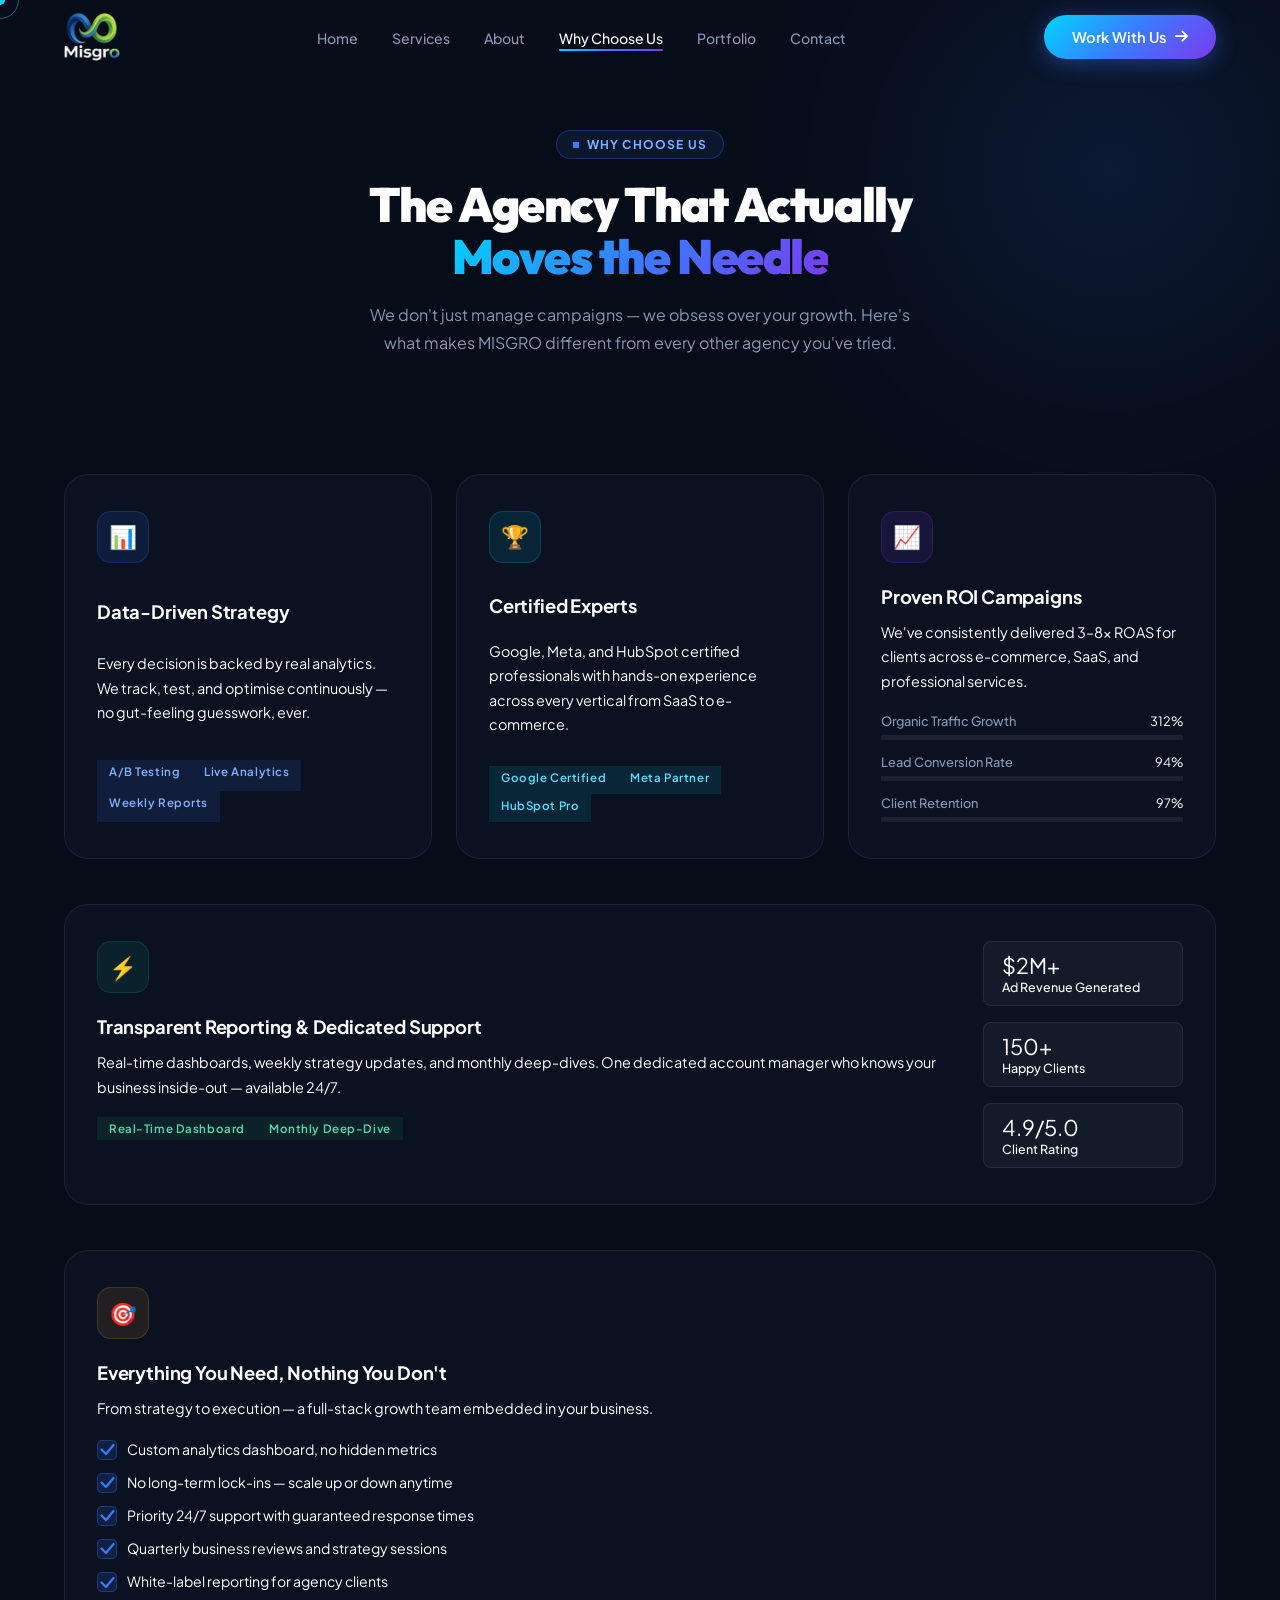
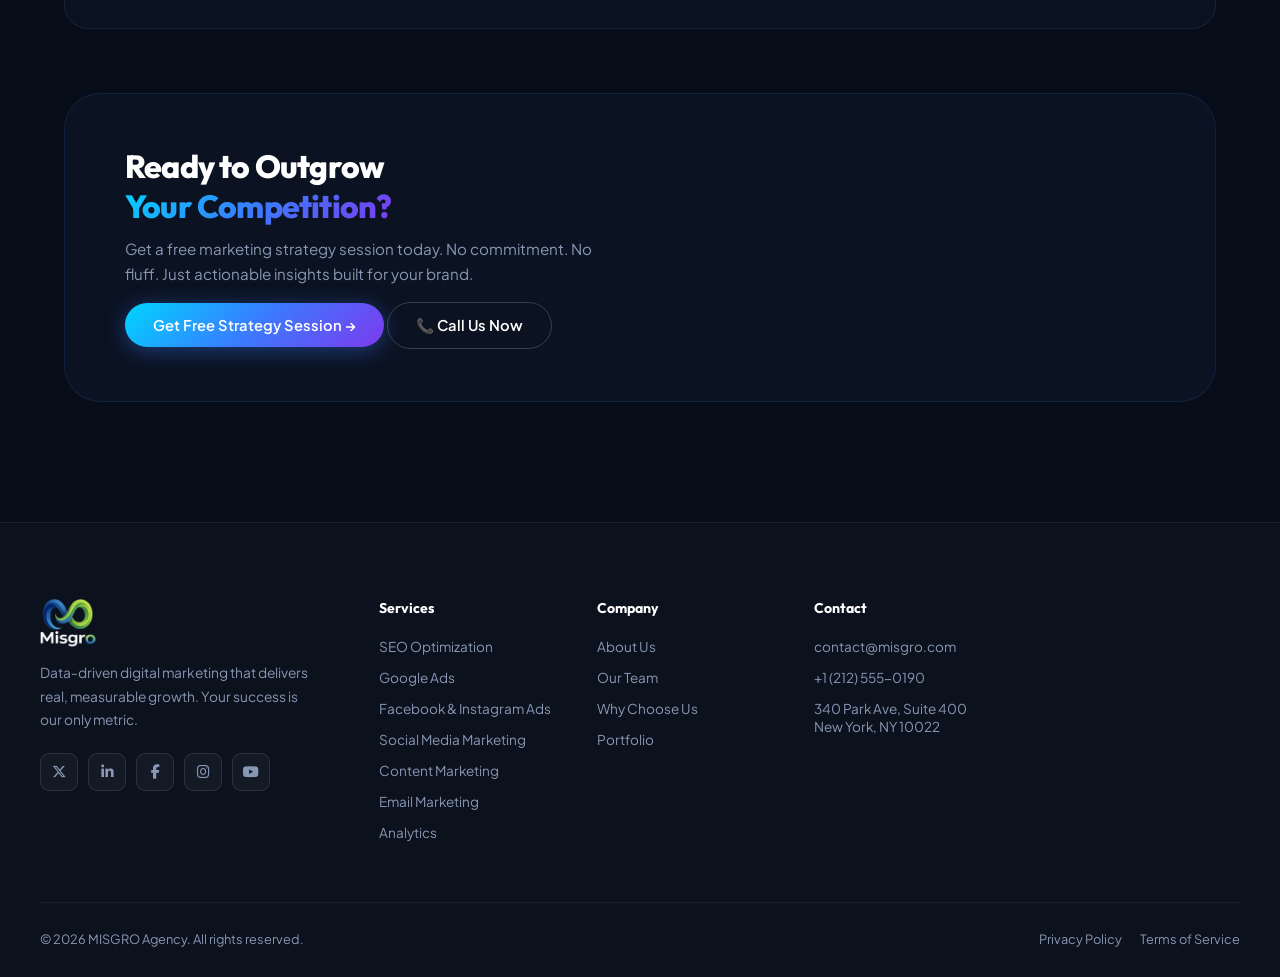
<file: why-choose-us.html>
<html lang="en">
<head>
<meta charset="UTF-8"/>
<meta name="viewport" content="width=device-width, initial-scale=1.0"/>
<title>Why Choose us</title>
<meta name="description" content="We help brands scale with powerful SEO, targeted ads, and high-converting marketing strategies."/>
<link rel="preconnect" href="https://fonts.googleapis.com"/>
<link rel="preconnect" href="https://fonts.gstatic.com" crossorigin/>
<link href="https://fonts.googleapis.com/css2?family=Outfit:wght@300;400;500;600;700;800;900&family=Plus+Jakarta+Sans:ital,wght@0,300;0,400;0,500;0,600;0,700;0,800;1,400&display=swap" rel="stylesheet"/>
<link rel="stylesheet" href="https://cdnjs.cloudflare.com/ajax/libs/font-awesome/6.6.0/css/all.min.css" crossorigin="anonymous"/>
<link rel="stylesheet" href="assets/styles.css"/>
</head>
<body>
<div id="cursor" class="cursor"></div>
<div id="cursorRing" class="cursor-ring"></div>


<a href="#" id="bt"><i class="fas fa-arrow-up"></i></a>

<div class="mob" id="mob">
  <span class="mclose" id="mclose" onclick="closeMob()"><i class="fas fa-xmark"></i></span>
  <a href="index.html" onclick="closeMob()">Home</a>
  <a href="services.html" onclick="closeMob()">Services</a>
  <a href="about.html" onclick="closeMob()">About</a>
  <a href="why-choose-us.html" onclick="closeMob()">Why Choose Us</a>
  <a href="portfolio.html" onclick="closeMob()">Portfolio</a>
  <a href="contact.html" onclick="closeMob()">Contact</a>
</div>

<!-- ══════════════ NAVBAR ══════════════ -->
<nav id="nav">
  <div class="nav-in">
    <a href="index.html" class="logo-link"><img src="img/misgro.png" alt="MISGRO" class="logo-img"/></a>
    <ul class="nav-l">
      <li><a href="index.html">Home</a></li>
      <li><a href="services.html">Services</a></li>
      <li><a href="about.html">About</a></li>
      <li><a href="why-choose-us.html" class="act">Why Choose Us</a></li>
      <li><a href="portfolio.html">Portfolio</a></li>
      <li><a href="contact.html">Contact</a></li>
    </ul>
    <div class="nav-r">
      <a href="contact.html" class="btn btn-p">Work With Us <i class="fas fa-arrow-right"></i></a>
    </div>
    <button class="hbg" id="hbg" aria-label="Menu"><span></span><span></span><span></span></button>
  </div>
</nav>

<section class="why-section">
  <div class="container">

    <div class="section-head reveal">
      <div class="section-label">
        <span class="label-dot"></span>
        Why Choose Us
      </div>
      <h2 class="section-title">
        The Agency That Actually<br>
        <span class="gt">Moves the Needle</span>
      </h2>
      <p class="section-sub">
        We don't just manage campaigns — we obsess over your growth. Here's what makes MISGRO different from every other agency you've tried.
      </p>
    </div>

    <div class="why-grid">

      <div class="why-card reveal" style="transition-delay:.05s">
        <div class="card-icon icon-blue">📊</div>
        <h3 class="card-title">Data-Driven Strategy</h3>
        <p class="card-desc">Every decision is backed by real analytics. We track, test, and optimise continuously — no gut-feeling guesswork, ever.</p>
        <div class="card-tags">
          <span class="tag tag-blue">A/B Testing</span>
          <span class="tag tag-blue">Live Analytics</span>
          <span class="tag tag-blue">Weekly Reports</span>
        </div>
      </div>

      <div class="why-card reveal" style="transition-delay:.12s">
        <div class="card-icon icon-cyan">🏆</div>
        <h3 class="card-title">Certified Experts</h3>
        <p class="card-desc">Google, Meta, and HubSpot certified professionals with hands-on experience across every vertical from SaaS to e-commerce.</p>
        <div class="card-tags">
          <span class="tag tag-cyan">Google Certified</span>
          <span class="tag tag-cyan">Meta Partner</span>
          <span class="tag tag-cyan">HubSpot Pro</span>
        </div>
      </div>

      <div class="why-card reveal" style="transition-delay:.19s">
        <div class="card-icon icon-purple">📈</div>
        <h3 class="card-title">Proven ROI Campaigns</h3>
        <p class="card-desc">We've consistently delivered 3–8× ROAS for clients across e-commerce, SaaS, and professional services.</p>
        <div class="stat-bars">
          <div class="bar-row">
            <div class="bar-top">
              <span class="bar-label">Organic Traffic Growth</span>
              <span class="bar-pct">312%</span>
            </div>
            <div class="bar-track"><div class="bar-fill" data-w="0.88"></div></div>
          </div>
          <div class="bar-row">
            <div class="bar-top">
              <span class="bar-label">Lead Conversion Rate</span>
              <span class="bar-pct">94%</span>
            </div>
            <div class="bar-track"><div class="bar-fill" data-w="0.94"></div></div>
          </div>
          <div class="bar-row">
            <div class="bar-top">
              <span class="bar-label">Client Retention</span>
              <span class="bar-pct">97%</span>
            </div>
            <div class="bar-track"><div class="bar-fill" data-w="0.97"></div></div>
          </div>
        </div>
      </div>

    </div>

    <div class="why-grid-bottom">

      <div class="why-card wide reveal" style="transition-delay:.26s">
        <div class="wide-left">
          <div class="card-icon icon-teal">⚡</div>
          <h3 class="card-title">Transparent Reporting &amp; Dedicated Support</h3>
          <p class="card-desc">Real-time dashboards, weekly strategy updates, and monthly deep-dives. One dedicated account manager who knows your business inside-out — available 24/7.</p>
          <div class="card-tags" style="margin-top:18px">
            <span class="tag tag-teal">Real-Time Dashboard</span>
            <span class="tag tag-teal">Monthly Deep-Dive</span>
          </div>
        </div>
        <div class="wide-right">
          <div class="metric-pill">
            <div>
              <div class="metric-val">$2M+</div>
              <div class="metric-lbl">Ad Revenue Generated</div>
            </div>
          </div>
          <div class="metric-pill">
            <div>
              <div class="metric-val">150+</div>
              <div class="metric-lbl">Happy Clients</div>
            </div>
          </div>
          <div class="metric-pill">
            <div>
              <div class="metric-val">4.9/5.0</div>
              <div class="metric-lbl">Client Rating</div>
            </div>
          </div>
        </div>
      </div>

      <div class="why-card reveal" style="transition-delay:.33s">
        <div class="card-icon icon-amber">🎯</div>
        <h3 class="card-title">Everything You Need, Nothing You Don't</h3>
        <p class="card-desc">From strategy to execution — a full-stack growth team embedded in your business.</p>
        <div class="check-list">
          <div class="check-item">
            <span class="check-icon">
              <svg viewBox="0 0 10 8" fill="none"><path d="M1 4l3 3 5-6" stroke="#3A7BFF" stroke-width="1.5" stroke-linecap="round" stroke-linejoin="round"/></svg>
            </span>
            Custom analytics dashboard, no hidden metrics
          </div>
          <div class="check-item">
            <span class="check-icon">
              <svg viewBox="0 0 10 8" fill="none"><path d="M1 4l3 3 5-6" stroke="#3A7BFF" stroke-width="1.5" stroke-linecap="round" stroke-linejoin="round"/></svg>
            </span>
            No long-term lock-ins — scale up or down anytime
          </div>
          <div class="check-item">
            <span class="check-icon">
              <svg viewBox="0 0 10 8" fill="none"><path d="M1 4l3 3 5-6" stroke="#3A7BFF" stroke-width="1.5" stroke-linecap="round" stroke-linejoin="round"/></svg>
            </span>
            Priority 24/7 support with guaranteed response times
          </div>
          <div class="check-item">
            <span class="check-icon">
              <svg viewBox="0 0 10 8" fill="none"><path d="M1 4l3 3 5-6" stroke="#3A7BFF" stroke-width="1.5" stroke-linecap="round" stroke-linejoin="round"/></svg>
            </span>
            Quarterly business reviews and strategy sessions
          </div>
          <div class="check-item">
            <span class="check-icon">
              <svg viewBox="0 0 10 8" fill="none"><path d="M1 4l3 3 5-6" stroke="#3A7BFF" stroke-width="1.5" stroke-linecap="round" stroke-linejoin="round"/></svg>
            </span>
            White-label reporting for agency clients
          </div>
        </div>
      </div>

    </div>

    <div class="cta-strip reveal" style="transition-delay:.4s">
      <div class="cta-text">
        <h3 class="cta-title">
          Ready to Outgrow<br>
          <span class="gt">Your Competition?</span>
        </h3>
        <p class="cta-sub">Get a free marketing strategy session today. No commitment. No fluff. Just actionable insights built for your brand.</p>
      </div>
      <div class="cta-actions">
        <a href="#" class="btn btn-primary">Get Free Strategy Session →</a>
        <a href="#" class="btn btn-outline">📞 Call Us Now</a>
      </div>
    </div>

  </div>
</section>

<!-- ════════ FOOTER ════════ -->
<footer class="footer">
  <div class="footer-top">
    <div class="footer-brand">
      <a href="index.html" class="logo-link"><img src="img/misgro.png" alt="MISGRO" class="logo-img"/></a>
      <p>Data-driven digital marketing that delivers real, measurable growth. Your success is our only metric.</p>
      <div class="social-links">
        <a href="#" class="social-link" aria-label="X Twitter"><i class="fab fa-x-twitter"></i></a>
        <a href="#" class="social-link" aria-label="LinkedIn"><i class="fab fa-linkedin-in"></i></a>
        <a href="#" class="social-link" aria-label="Facebook"><i class="fab fa-facebook-f"></i></a>
        <a href="#" class="social-link" aria-label="Instagram"><i class="fab fa-instagram"></i></a>
        <a href="#" class="social-link" aria-label="YouTube"><i class="fab fa-youtube"></i></a>
      </div>
    </div>
    <div class="footer-col">
      <h4>Services</h4>
      <ul class="footer-links">
        <li><a href="services.html">SEO Optimization</a></li>
        <li><a href="services.html">Google Ads</a></li>
        <li><a href="services.html">Facebook &amp; Instagram Ads</a></li>
        <li><a href="services.html">Social Media Marketing</a></li>
        <li><a href="services.html">Content Marketing</a></li>
        <li><a href="services.html">Email Marketing</a></li>
        <li><a href="services.html">Analytics</a></li>
      </ul>
    </div>
    <div class="footer-col">
      <h4>Company</h4>
      <ul class="footer-links">
        <li><a href="about.html">About Us</a></li>
        <li><a href="about.html#team">Our Team</a></li>
        <li><a href="why-choose-us.html">Why Choose Us</a></li>
        <li><a href="portfolio.html">Portfolio</a></li>

      </ul>
    </div>
    <div class="footer-col">
      <h4>Contact</h4>
      <ul class="footer-links">
        <li><a href="mailto:contact@misgro.com">contact@misgro.com</a></li>
        <li><a href="tel:+12125550190">+1 (212) 555-0190</a></li>
        
        <li><a href="#">340 Park Ave, Suite 400<br/>New York, NY 10022</a></li>
      </ul>
    </div>
  </div>
  <div class="footer-bottom">
    <div class="footer-legal">&copy; 2026 MISGRO Agency. All rights reserved.</div>
    <div class="footer-legal-links">
      <a href="#">Privacy Policy</a>
      <a href="#">Terms of Service</a>
    </div>
  </div>
</footer>

<script src="assets/app.js"></script>
</body>
</html>
</file>
<file: assets/styles.css>
/* ════════════════════════════════════════════════════════
   MISGRO — Merged Stylesheet  |  assets/styles.css
   Variables unified, keyframes deduplicated, conflicts resolved.
════════════════════════════════════════════════════════ */

/* ── Unified CSS Variables ────────────────────────────── */
:root{
  --ink:#060C18;--ink2:#0D1525;--ink3:#111E32;
  --muted:#8897B3;--border:rgba(255,255,255,.07);--white:#fff;
  --c1:#00D4FF;--c2:#3A7BFF;--c3:#7C3AED;
  --grad:linear-gradient(135deg,var(--c1),var(--c2),var(--c3));
  --grad2:linear-gradient(135deg,#00E6FF,#5B8FFF,#9B59FF);
  --r-sm:8px;--r-md:16px;--r-lg:24px;--r-xl:36px;
  --sh:0 20px 60px rgba(0,0,0,.3);
  --sh-glow:0 0 40px rgba(58,123,255,.3);
  --sh-g:0 0 44px rgba(58,123,255,.28);
  --trans:.3s cubic-bezier(.4,0,.2,1);
  --font-h:'Outfit',sans-serif;
  --font-b:'Plus Jakarta Sans',sans-serif;
}

/* ── index.html ────────────────────────────────────────── */
/* ════════════════════════════
   ROOT + RESET
════════════════════════════ */

*,*::before,*::after{box-sizing:border-box;margin:0;padding:0}
html{scroll-behavior:smooth;font-size:16px}
body{font-family:var(--font-b);background:var(--ink);color:#fff;overflow-x:hidden;-webkit-font-smoothing:antialiased}
img{max-width:100%;display:block}
a{text-decoration:none;color:inherit}
ul{list-style:none}
button{cursor:pointer;border:none;background:none;font-family:inherit}

.container{max-width:1200px;margin:0 auto;padding:0 24px}
.grad-text,.gt{background:var(--grad);-webkit-background-clip:text;-webkit-text-fill-color:transparent;background-clip:text}
.section-label{display:inline-flex;align-items:center;gap:8px;background:rgba(58,123,255,.1);border:1px solid rgba(58,123,255,.25);color:#7EB3FF;font-size:.75rem;font-weight:700;letter-spacing:.1em;text-transform:uppercase;padding:6px 16px;border-radius:100px;margin-bottom:20px}
.section-title{font-family:var(--font-h);font-size:clamp(1.9rem,3.8vw,2.9rem);font-weight:800;line-height:1.1;letter-spacing:-.025em}
.section-sub{color:var(--muted);font-size:1rem;line-height:1.75;max-width:580px}

/* Reveal animations */
.reveal{opacity:0;transform:translateY(36px);transition:opacity .7s ease,transform .7s ease}
.reveal.visible{opacity:1;transform:translateY(0)}

/* Buttons */
.btn{display:inline-flex;align-items:center;gap:8px;padding:11px 26px;border-radius:100px;font-size:.9rem;font-weight:600;transition:all var(--trans);position:relative;overflow:hidden;white-space:nowrap}
.btn::after{content:'';position:absolute;inset:0;background:rgba(255,255,255,.09);opacity:0;transition:opacity var(--trans)}
.btn:hover::after{opacity:1}
.btn-primary,.btn-p{background:var(--grad);color:#fff;box-shadow:0 4px 22px rgba(58,123,255,.4)}
.btn-primary:hover,.btn-p:hover{transform:translateY(-2px);box-shadow:0 8px 36px rgba(58,123,255,.55)}
.btn-outline,.btn-o{border:1.5px solid rgba(255,255,255,.18);color:#fff}
.btn-outline:hover,.btn-o:hover{border-color:rgba(58,123,255,.6);box-shadow:0 0 22px rgba(58,123,255,.18)}
.btn-lg{padding:14px 34px;font-size:1rem}
.btn-ghost{padding:13px 28px;border:1.5px solid rgba(255,255,255,.2);color:#fff;border-radius:100px;font-size:1rem;font-weight:600;display:inline-flex;align-items:center;gap:9px;transition:all var(--trans)}
.btn-ghost:hover{border-color:rgba(255,255,255,.55);background:rgba(255,255,255,.06);transform:translateY(-2px)}

/* ════════════════════════════
   CURSOR
*/
.cursor{width:10px;height:10px;background:var(--c1);border-radius:50%;position:fixed;top:0;left:0;pointer-events:none;z-index:9999;transform:translate(-50%,-50%);mix-blend-mode:screen}
.cursor-ring{width:38px;height:38px;border:1.5px solid rgba(0,212,255,.45);border-radius:50%;position:fixed;top:0;left:0;pointer-events:none;z-index:9998;transform:translate(-50%,-50%);transition:width .3s,height .3s}

/* ════════════════════════════
   NAVBAR
*/
nav{position:fixed;top:0;left:0;right:0;z-index:1000;transition:background var(--trans),box-shadow var(--trans)}
nav.sc{background:rgba(6,12,24,.88);backdrop-filter:blur(22px);-webkit-backdrop-filter:blur(22px);box-shadow:0 1px 0 rgba(255,255,255,.06)}
.nav-in{max-width:1200px;margin:0 auto;height:74px;display:flex;align-items:center;justify-content:space-between;padding:0 24px}
.logo{font-family:var(--font-h);font-size:1.55rem;font-weight:900;letter-spacing:-.03em;display:flex;align-items:center;gap:8px}
.logo-dot,.ldot{width:8px;height:8px;background:var(--grad);border-radius:50%;animation:pulse-dot 2s infinite}
@keyframes pulse-dot{0%,100%{transform:scale(1)}50%{transform:scale(1.5);opacity:.7}}
.logo-link{display:flex;align-items:center;text-decoration:none}
.logo-img{height:48px;width:auto;display:block}
.nav-l{display:flex;align-items:center;gap:34px}
.nav-l a{font-size:.88rem;font-weight:500;color:var(--muted);transition:color var(--trans);position:relative}
.nav-l a::after{content:'';position:absolute;bottom:-4px;left:0;right:0;height:1.5px;background:var(--grad);transform:scaleX(0);transition:transform var(--trans);border-radius:2px}
.nav-l a:hover,.nav-l a.act{color:#fff}
.nav-l a.act::after,.nav-l a:hover::after{transform:scaleX(1)}
.nav-r{display:flex;align-items:center;gap:10px}
.hbg{display:none;flex-direction:column;gap:5px;padding:8px;background:transparent;border:none;cursor:pointer}
.hbg span{width:24px;height:2px;background:#fff;border-radius:2px;transition:all var(--trans)}

/* Mobile menu */
.mob{display:none;position:fixed;inset:0;background:rgba(6,12,24,.97);backdrop-filter:blur(30px);z-index:1100;flex-direction:column;align-items:center;justify-content:center;gap:36px}
.mob.open{display:flex}
.mob a{font-family:var(--font-h);font-size:2rem;font-weight:700;transition:color var(--trans)}
.mob a:hover{color:var(--c1)}
.mclose{position:absolute;top:28px;right:28px;font-size:1.5rem;color:var(--muted);cursor:pointer;transition:color var(--trans)}
.mclose:hover{color:#fff}

/* ════════════════════════════
   HERO
*/
.hero{min-height:100vh;display:flex;align-items:center;padding:110px 24px 70px;position:relative;overflow:hidden}
.hero-bg{position:absolute;inset:0;z-index:0}
.hero-blob{position:absolute;border-radius:50%;filter:blur(90px);opacity:.16;animation:blob-float 9s ease-in-out infinite}
.blob-a{width:650px;height:650px;background:var(--c2);top:-150px;right:-100px;animation-delay:0s}
.blob-b{width:420px;height:420px;background:var(--c3);bottom:80px;left:-80px;animation-delay:3s}
.blob-c{width:300px;height:300px;background:var(--c1);top:45%;left:38%;animation-delay:6s}
@keyframes blob-float{0%,100%{transform:translate(0,0) scale(1)}33%{transform:translate(18px,-28px) scale(1.04)}66%{transform:translate(-14px,18px) scale(.97)}}
.hero-grid{position:absolute;inset:0;background-image:linear-gradient(rgba(58,123,255,.04) 1px,transparent 1px),linear-gradient(90deg,rgba(58,123,255,.04) 1px,transparent 1px);background-size:56px 56px}

.hero-inner{max-width:1200px;margin:0 auto;display:grid;grid-template-columns:1fr 1fr;gap:56px;align-items:center;position:relative;z-index:1;width:100%}

/* Left content */
.hero-badge{display:inline-flex;align-items:center;gap:8px;background:rgba(0,212,255,.08);border:1px solid rgba(0,212,255,.2);color:var(--c1);font-size:.78rem;font-weight:700;letter-spacing:.1em;text-transform:uppercase;padding:6px 16px;border-radius:100px;margin-bottom:26px;animation:fade-up .8s ease both}
.badge-pulse{width:6px;height:6px;background:var(--c1);border-radius:50%;animation:pulse-dot 1.5s infinite}
.hero-title{font-family:var(--font-h);font-size:clamp(2.7rem,5vw,4rem);font-weight:900;line-height:1.05;letter-spacing:-.03em;margin-bottom:22px;animation:fade-up .8s ease .12s both}
.hero-desc{color:var(--muted);font-size:1.05rem;line-height:1.78;margin-bottom:38px;max-width:500px;animation:fade-up .8s ease .24s both}
.hero-cta{display:flex;align-items:center;gap:14px;flex-wrap:wrap;animation:fade-up .8s ease .36s both}
.hero-stats{display:flex;gap:28px;margin-top:52px;padding-top:36px;border-top:1px solid rgba(255,255,255,.07);animation:fade-up .8s ease .5s both}
.hs-val{font-family:var(--font-h);font-size:1.85rem;font-weight:900;background:var(--grad);-webkit-background-clip:text;-webkit-text-fill-color:transparent;background-clip:text}
.hs-lbl{font-size:.8rem;color:var(--muted);font-weight:500;margin-top:2px}

@keyframes fade-up{from{opacity:0;transform:translateY(24px)}to{opacity:1;transform:translateY(0)}}

/* ════════════════════════════
   HERO RIGHT — IMAGE CAROUSEL + ANIMATIONS
*/
.hero-visual{position:relative;width:100%;height:520px;animation:fade-up .9s ease .28s both;display:flex;align-items:center;justify-content:center}

/* Glowing circle */
.hv-wrap{position:relative;width:390px;height:390px;flex-shrink:0}
.hv-ring{position:absolute;inset:-20px;border-radius:0;background:conic-gradient(from 0deg,rgba(0,212,255,.5) 0deg,rgba(58,123,255,.35) 120deg,rgba(124,58,237,.5) 240deg,rgba(0,212,255,.5) 360deg);filter:blur(20px);animation:spin-ring 7s linear infinite;z-index:0}
@keyframes spin-ring{to{transform:rotate(360deg)}}
.hv-circle{position:absolute;inset:0;border-radius:0;overflow:hidden;border:2px solid rgba(255,255,255,.1);z-index:1;background:#060C18}
.hv-circle::after{content:'';position:absolute;inset:0;border-radius:0;background:radial-gradient(circle,transparent 42%,rgba(5,9,20,.7) 100%);z-index:3;pointer-events:none}

/* Images inside circle */
.hv-img-slide{position:absolute;inset:0;width:100%;height:100%;object-fit:cover;object-position:center top;opacity:0;transform:scale(1.05);transition:opacity .9s ease,transform .9s ease;z-index:2}
.hv-img-slide.active{opacity:1;transform:scale(1)}
.hv-img-slide.exit{opacity:0;transform:scale(1.08)}

/* Dot nav below circle */
.hv-dots{position:absolute;bottom:-30px;left:50%;transform:translateX(-50%);display:flex;gap:8px;z-index:10}
.hv-dot{width:8px;height:8px;border-radius:50%;background:rgba(255,255,255,.2);border:none;cursor:pointer;transition:background .35s,transform .35s,width .35s;padding:0}
.hv-dot.active{background:var(--c2);transform:scale(1.3);width:24px;border-radius:4px}

/* ── Typewriter card (top-right of circle) ── */
.hv-typewriter{
  position:absolute;top:12px;right:-55px;
  width:255px;
  background:rgba(10,18,34,.9);
  backdrop-filter:blur(20px);-webkit-backdrop-filter:blur(20px);
  border:1px solid rgba(255,255,255,.12);
  border-radius:var(--r-md);
  padding:16px 18px;
  z-index:20;
  box-shadow:0 16px 48px rgba(0,0,0,.55),0 0 0 1px rgba(58,123,255,.12);
  animation:tw-bob 5s ease-in-out infinite
}
@keyframes tw-bob{0%,100%{transform:translateY(0)}50%{transform:translateY(-9px)}}
.hv-tw-badge{display:flex;align-items:center;gap:6px;margin-bottom:10px}
.hv-tw-dot{width:7px;height:7px;background:var(--c1);border-radius:50%;animation:pulse-dot 1.5s infinite;flex-shrink:0}
.hv-tw-title{font-size:.68rem;font-weight:700;letter-spacing:.1em;text-transform:uppercase;color:var(--c1)}
.hv-tw-body{font-size:.88rem;font-weight:500;color:#fff;line-height:1.6;min-height:58px}
.hv-cursor{display:inline-block;width:2px;height:1em;background:var(--c1);margin-left:2px;vertical-align:middle;animation:blink .7s step-end infinite}
@keyframes blink{0%,100%{opacity:1}50%{opacity:0}}

/* ── Social icon cards (right of circle) ── */
.hv-socials{position:absolute;right:-66px;top:50%;transform:translateY(-50%);display:flex;flex-direction:column;gap:12px;z-index:20}
.hv-sc{width:54px;height:54px;border-radius:14px;display:flex;align-items:center;justify-content:center;font-size:1.35rem;box-shadow:0 8px 28px rgba(0,0,0,.45);opacity:0;transform:translateX(28px);transition:opacity .45s ease,transform .45s ease;border:1px solid rgba(255,255,255,.1)}
.hv-sc.visible{opacity:1;transform:translateX(0)}
.hv-sc:nth-child(1){transition-delay:.00s}.hv-sc:nth-child(2){transition-delay:.09s}.hv-sc:nth-child(3){transition-delay:.18s}.hv-sc:nth-child(4){transition-delay:.27s}.hv-sc:nth-child(5){transition-delay:.36s}
.sc-fb{background:linear-gradient(135deg,#1877F2,#0d5fd9)}
.sc-ig{background:linear-gradient(45deg,#f09433,#e6683c,#dc2743,#cc2366,#bc1888)}
.sc-xt{background:linear-gradient(135deg,#1a1a1a,#333)}
.sc-yt{background:linear-gradient(135deg,#FF0000,#cc0000)}
.sc-li{background:linear-gradient(135deg,#0077b5,#005e93)}

/* ── Keyword scroll (bottom-right) ── */
.hv-keywords{position:absolute;bottom:38px;right:-52px;width:172px;background:rgba(10,18,34,.9);backdrop-filter:blur(16px);border:1px solid rgba(255,255,255,.1);border-radius:var(--r-md);padding:16px;z-index:20;height:148px;overflow:hidden;box-shadow:0 16px 40px rgba(0,0,0,.5);animation:kw-bob 6s ease-in-out infinite}
@keyframes kw-bob{0%,100%{transform:translateY(0)}50%{transform:translateY(11px)}}
.hv-kw-hd{font-size:.65rem;font-weight:700;letter-spacing:.1em;text-transform:uppercase;color:var(--muted);margin-bottom:10px}
.hv-kw-track{animation:kw-scroll 7s linear infinite}
@keyframes kw-scroll{from{transform:translateY(0)}to{transform:translateY(-50%)}}
.hv-kw-item{font-family:var(--font-h);font-size:.95rem;font-weight:800;letter-spacing:.04em;padding:4px 0;line-height:1.3}
.hv-kw-item:nth-child(1){color:#7EB3FF}.hv-kw-item:nth-child(2){color:#A78BFA}
.hv-kw-item:nth-child(3){color:#34D399}.hv-kw-item:nth-child(4){color:#FBBF24}
.hv-kw-item:nth-child(5){color:#F87171}.hv-kw-item:nth-child(6){color:#60A5FA}
.hv-kw-item:nth-child(7){color:#C084FC}.hv-kw-item:nth-child(8){color:#7EB3FF}
.hv-kw-item:nth-child(9){color:#A78BFA}.hv-kw-item:nth-child(10){color:#34D399}
.hv-kw-item:nth-child(11){color:#FBBF24}.hv-kw-item:nth-child(12){color:#F87171}
.hv-kw-item:nth-child(13){color:#60A5FA}.hv-kw-item:nth-child(14){color:#C084FC}

/* ── Left stat card ── */
.hv-stat-l{position:absolute;left:-48px;top:50%;transform:translateY(-50%);background:rgba(10,18,34,.9);backdrop-filter:blur(16px);border:1px solid rgba(255,255,255,.1);border-radius:var(--r-md);padding:16px 20px;z-index:20;box-shadow:0 16px 40px rgba(0,0,0,.5);animation:stat-bob 4.5s ease-in-out infinite}
@keyframes stat-bob{0%,100%{transform:translateY(-50%)}50%{transform:translateY(calc(-50% - 7px))}}
.hv-sl-val{font-family:var(--font-h);font-size:1.65rem;font-weight:900;background:var(--grad);-webkit-background-clip:text;-webkit-text-fill-color:transparent;background-clip:text}
.hv-sl-lbl{font-size:.7rem;color:var(--muted);font-weight:500;margin-top:2px}

/* ── Bottom rating card ── */
.hv-rating{position:absolute;bottom:28px;left:-44px;background:rgba(10,18,34,.9);backdrop-filter:blur(16px);border:1px solid rgba(255,255,255,.1);border-radius:var(--r-md);padding:13px 18px;z-index:20;box-shadow:0 16px 40px rgba(0,0,0,.5);animation:rating-bob 5.5s ease-in-out infinite}
@keyframes rating-bob{0%,100%{transform:translateY(0)}50%{transform:translateY(10px)}}
.hv-rt-stars{color:#FBBF24;font-size:.82rem;letter-spacing:1px;margin-bottom:3px}
.hv-rt-val{font-family:var(--font-h);font-size:1.15rem;font-weight:800}
.hv-rt-lbl{font-size:.68rem;color:var(--muted)}

/* ════════════════════════════
   CLIENTS MARQUEE
*/
.clients{padding:36px 0;border-top:1px solid rgba(255,255,255,.06);border-bottom:1px solid rgba(255,255,255,.06);overflow:hidden}
.clients-lbl{text-align:center;font-size:.75rem;letter-spacing:.12em;text-transform:uppercase;color:var(--muted);margin-bottom:26px}
.marquee-track{display:flex;gap:56px;animation:marquee 22s linear infinite;width:max-content}
.marquee-track:hover{animation-play-state:paused}
.client-logo{display:flex;align-items:center;gap:9px;color:rgba(255,255,255,.28);font-family:var(--font-h);font-weight:700;font-size:1rem;white-space:nowrap;transition:color var(--trans)}
.client-logo:hover{color:rgba(255,255,255,.65)}
.client-logo i{font-size:1.2rem}
@keyframes marquee{from{transform:translateX(0)}to{transform:translateX(-50%)}}

/* ════════════════════════════
   SERVICES
*/
.services{padding:110px 24px}
.services-head{text-align:center;margin-bottom:68px}
.services-head .section-sub{margin:16px auto 0}
.services-grid{display:grid;grid-template-columns:repeat(4,1fr);gap:18px}
.service-card{background:rgba(255,255,255,.03);border:1px solid rgba(255,255,255,.07);border-radius:var(--r-md);padding:30px 26px;transition:all var(--trans);position:relative;overflow:hidden;cursor:pointer}
.service-card::before{content:'';position:absolute;top:0;left:0;right:0;height:2px;background:var(--grad);transform:scaleX(0);transform-origin:left;transition:transform var(--trans)}
.service-card:hover{background:rgba(255,255,255,.055);border-color:rgba(58,123,255,.3);transform:translateY(-7px);box-shadow:var(--sh-glow)}
.service-card:hover::before{transform:scaleX(1)}
.sc-icon-wrap{width:50px;height:50px;background:var(--grad);border-radius:13px;display:flex;align-items:center;justify-content:center;font-size:1.25rem;margin-bottom:18px;transition:transform var(--trans);color:#fff}
.service-card:hover .sc-icon-wrap{transform:scale(1.12) rotate(-5deg)}
.sc-title{font-family:var(--font-h);font-size:1.02rem;font-weight:700;margin-bottom:10px}
.sc-desc{font-size:.85rem;color:var(--muted);line-height:1.65;margin-bottom:18px}
.service-card:hover /* ════════════════════════════
   WHY CHOOSE US
*/
.why{padding:100px 24px;background:linear-gradient(180deg,transparent,rgba(58,123,255,.04),transparent)}
.why-inner{max-width:1200px;margin:0 auto;display:grid;grid-template-columns:1fr 1fr;gap:72px;align-items:center}

/* Why photo side */
.why-photo{position:relative;border-radius:var(--r-lg);overflow:hidden;aspect-ratio:4/3}
.why-photo img{width:100%;height:100%;object-fit:cover;object-position:center;transition:transform 6s ease}
.why-photo:hover img{transform:scale(1.04)}
.why-photo::after{content:'';position:absolute;inset:0;background:linear-gradient(135deg,rgba(58,123,255,.15),rgba(124,58,237,.1));pointer-events:none}
.why-photo-badge{position:absolute;bottom:24px;left:24px;background:rgba(6,12,24,.88);backdrop-filter:blur(16px);border:1px solid rgba(255,255,255,.12);border-radius:var(--r-sm);padding:16px 20px;display:flex;align-items:center;gap:14px}
.wpb-icon{width:40px;height:40px;background:var(--grad);border-radius:10px;display:flex;align-items:center;justify-content:center;color:#fff;font-size:1.1rem;flex-shrink:0}
.wpb-val{font-family:var(--font-h);font-size:1.35rem;font-weight:900}
.wpb-lbl{font-size:.72rem;color:var(--muted)}

.why-content .section-sub{margin:16px 0 38px}
.why-features{display:flex;flex-direction:column;gap:18px}
.wf-item{display:flex;align-items:flex-start;gap:15px}
.wf-icon{width:42px;height:42px;background:rgba(58,123,255,.1);border:1px solid rgba(58,123,255,.22);border-radius:11px;display:flex;align-items:center;justify-content:center;color:#7EB3FF;font-size:.95rem;flex-shrink:0}
.wf-title{font-weight:700;font-size:.93rem;margin-bottom:3px}
.wf-desc{font-size:.83rem;color:var(--muted);line-height:1.6}

/* ════════════════════════════
   RESULTS / COUNTERS
*/
.results{padding:100px 24px}
.results-head{text-align:center;margin-bottom:68px}
.results-head .section-sub{margin:16px auto 0}
.counters-grid{display:grid;grid-template-columns:repeat(4,1fr);gap:2px;background:rgba(255,255,255,.06);border-radius:var(--r-lg);overflow:hidden;max-width:1100px;margin:0 auto}
.counter-cell{background:var(--ink);padding:48px 28px;text-align:center;transition:background var(--trans);position:relative;overflow:hidden}
.counter-cell:hover{background:rgba(58,123,255,.06)}
.counter-cell::before{content:'';position:absolute;inset:0;background:var(--grad);opacity:0;transition:opacity var(--trans)}
.counter-cell:hover::before{opacity:.03}
.counter-ico{font-size:2rem;margin-bottom:18px;display:block}
.counter-val{font-family:var(--font-h);font-size:2.2rem;font-weight:900;line-height:1;background:var(--grad);-webkit-background-clip:text;-webkit-text-fill-color:transparent;background-clip:text;margin-bottom:8px}
.counter-lbl{font-size:.88rem;color:var(--muted);font-weight:500}

/* ════════════════════════════
   TESTIMONIALS
*/
.testimonials{padding:100px 24px;background:linear-gradient(180deg,transparent,rgba(124,58,237,.04),transparent)}
.testi-head{text-align:center;margin-bottom:68px}
.testi-head .section-sub{margin:16px auto 0}
.testi-grid{display:grid;grid-template-columns:repeat(3,1fr);gap:22px;max-width:1200px;margin:0 auto}
.testi-card{background:rgba(255,255,255,.03);border:1px solid rgba(255,255,255,.07);border-radius:var(--r-lg);padding:34px;transition:all var(--trans)}
.testi-card:hover{border-color:rgba(124,58,237,.3);transform:translateY(-6px);box-shadow:0 20px 60px rgba(124,58,237,.1)}
.testi-quote-mark{font-size:3.5rem;line-height:1;color:var(--c3);opacity:.35;font-family:Georgia,serif;margin-bottom:16px}
.testi-stars{color:#FBBF24;font-size:.82rem;display:flex;gap:3px;margin-bottom:16px}
.testi-text{font-size:.92rem;color:rgba(255,255,255,.82);line-height:1.75;margin-bottom:26px}
.testi-author{display:flex;align-items:center;gap:13px;border-top:1px solid rgba(255,255,255,.07);padding-top:20px}
.testi-avatar{width:46px;height:46px;border-radius:50%;overflow:hidden;flex-shrink:0;border:2px solid rgba(255,255,255,.1)}
.testi-avatar img{width:100%;height:100%;object-fit:cover}
.testi-name{font-weight:700;font-size:.9rem}
.testi-company{font-size:.75rem;color:var(--muted)}

/* ════════════════════════════
   PRICING
*/
.pricing{padding:100px 24px}
.pricing-head{text-align:center;margin-bottom:68px}
.pricing-head .section-sub{margin:16px auto 0}
.pricing-grid{display:grid;grid-template-columns:repeat(3,1fr);gap:22px;max-width:1080px;margin:0 auto;align-items:start}
.pricing-card{background:rgba(255,255,255,.03);border:1px solid rgba(255,255,255,.08);border-radius:var(--r-lg);padding:38px;transition:all var(--trans);position:relative;overflow:hidden}
.pricing-card:hover{transform:translateY(-8px)}
.pricing-card.featured{background:linear-gradient(135deg,rgba(58,123,255,.12),rgba(124,58,237,.08));border-color:rgba(58,123,255,.38);box-shadow:var(--sh-glow),inset 0 1px 0 rgba(255,255,255,.1)}
.pricing-badge{position:absolute;top:20px;right:20px;background:var(--grad);color:#fff;font-size:.7rem;font-weight:700;padding:4px 12px;border-radius:100px;letter-spacing:.04em}
.plan-name{font-size:.78rem;font-weight:700;letter-spacing:.1em;text-transform:uppercase;color:var(--muted);margin-bottom:14px}
.plan-price{font-family:var(--font-h);font-size:3rem;font-weight:900;line-height:1;margin-bottom:5px}
.plan-price span{font-size:1.1rem;font-weight:500;color:var(--muted)}
.plan-period{font-size:.8rem;color:var(--muted);margin-bottom:26px}
.plan-divider{height:1px;background:rgba(255,255,255,.07);margin-bottom:26px}
.plan-features{display:flex;flex-direction:column;gap:11px;margin-bottom:34px}
.pf-item{display:flex;align-items:center;gap:10px;font-size:.87rem;color:rgba(255,255,255,.82)}
.pf-item i{font-size:.78rem;flex-shrink:0;color:var(--c1)}
.pf-item.na{color:var(--muted)}
.pf-item.na i{color:var(--muted)}
.plan-btn{display:block;text-align:center;padding:13px;border-radius:100px;font-weight:600;font-size:.88rem;transition:all var(--trans)}
.plan-btn-out{border:1.5px solid rgba(255,255,255,.16);color:#fff}
.plan-btn-out:hover{border-color:rgba(58,123,255,.5);background:rgba(58,123,255,.08)}
.plan-btn-grad{background:var(--grad);color:#fff;box-shadow:0 4px 20px rgba(58,123,255,.35)}
.plan-btn-grad:hover{transform:translateY(-2px);box-shadow:0 8px 34px rgba(58,123,255,.55)}

/* ════════════════════════════
   BLOG
/* ════════════════════════════
   CTA BANNER
*/
.cta-banner{padding:72px 24px}
.cta-inner{max-width:1080px;margin:0 auto;background:linear-gradient(135deg,rgba(0,212,255,.08),rgba(58,123,255,.12),rgba(124,58,237,.08));border:1px solid rgba(58,123,255,.25);border-radius:var(--r-xl);padding:70px 60px;text-align:center;position:relative;overflow:hidden}
.cta-inner::before{content:'';position:absolute;top:-50%;left:-10%;width:480px;height:480px;background:radial-gradient(circle,rgba(58,123,255,.15),transparent 70%);border-radius:50%;pointer-events:none}
.cta-inner::after{content:'';position:absolute;bottom:-50%;right:-10%;width:380px;height:380px;background:radial-gradient(circle,rgba(124,58,237,.15),transparent 70%);border-radius:50%;pointer-events:none}
.cta-content{position:relative;z-index:1}
.cta-title{font-family:var(--font-h);font-size:clamp(1.9rem,3.8vw,2.8rem);font-weight:900;letter-spacing:-.025em;margin-bottom:14px}
.cta-desc{color:var(--muted);font-size:1rem;margin:0 auto 36px;max-width:480px}
.cta-btns{display:flex;align-items:center;justify-content:center;gap:14px;flex-wrap:wrap}

/* ════════════════════════════
   FAQ
*/
.faq{padding:100px 24px}
.faq-inner{max-width:760px;margin:0 auto}
.faq-head{text-align:center;margin-bottom:52px}
.faq-head .section-sub{margin:16px auto 0}
.faq-item{border-bottom:1px solid rgba(255,255,255,.07)}
.faq-q{display:flex;justify-content:space-between;align-items:center;padding:22px 0;cursor:pointer;font-weight:600;font-size:.96rem;transition:color var(--trans);gap:16px}
.faq-q:hover{color:var(--c1)}
.faq-icon{width:28px;height:28px;background:rgba(58,123,255,.1);border-radius:50%;display:flex;align-items:center;justify-content:center;color:#7EB3FF;font-size:.78rem;flex-shrink:0;transition:all var(--trans)}
.faq-item.open .faq-icon{background:var(--grad);color:#fff;transform:rotate(45deg)}
.faq-a{max-height:0;overflow:hidden;transition:max-height .4s ease,padding .3s ease;font-size:.88rem;color:var(--muted);line-height:1.76}
.faq-item.open .faq-a{max-height:280px;padding-bottom:20px}

/* ════════════════════════════
   NEWSLETTER
/* ════════════════════════════
   CONTACT
*/
.contact{padding:100px 24px;background:linear-gradient(180deg,transparent,rgba(58,123,255,.03),transparent)}
.contact-inner{max-width:1200px;margin:0 auto;display:grid;grid-template-columns:1fr 1.3fr;gap:72px}
.contact-info h2{font-family:var(--font-h);font-size:clamp(1.8rem,3vw,2.35rem);font-weight:900;letter-spacing:-.025em;margin-bottom:14px}
.contact-info p{color:var(--muted);font-size:.93rem;line-height:1.72;margin-bottom:36px}
.contact-details{display:flex;flex-direction:column;gap:18px;margin-bottom:32px}
.cd-item{display:flex;align-items:center;gap:13px}
.cd-icon{width:42px;height:42px;background:rgba(58,123,255,.1);border:1px solid rgba(58,123,255,.2);border-radius:11px;display:flex;align-items:center;justify-content:center;color:#7EB3FF;flex-shrink:0;font-size:.95rem}
.cd-lbl{font-size:.72rem;color:var(--muted);font-weight:600;text-transform:uppercase;letter-spacing:.06em}
.cd-text{font-size:.88rem}
.social-links{display:flex;gap:10px}
.social-link{width:40px;height:40px;background:rgba(255,255,255,.04);border:1px solid rgba(255,255,255,.1);border-radius:10px;display:flex;align-items:center;justify-content:center;color:var(--muted);font-size:.92rem;transition:all var(--trans)}
.social-link:hover{background:var(--grad);border-color:transparent;color:#fff;transform:translateY(-3px)}
.contact-form{background:rgba(255,255,255,.025);border:1px solid rgba(255,255,255,.07);border-radius:var(--r-lg);padding:38px}
.form-row{display:grid;grid-template-columns:1fr 1fr;gap:14px}
.form-group{margin-bottom:18px}
.form-label{display:block;font-size:.78rem;font-weight:700;color:var(--muted);margin-bottom:7px;text-transform:uppercase;letter-spacing:.06em}
.form-input,.form-select,.form-textarea{width:100%;background:rgba(255,255,255,.04);border:1px solid rgba(255,255,255,.09);border-radius:var(--r-sm);padding:11px 15px;color:#fff;font-family:var(--font-b);font-size:.88rem;outline:none;transition:border-color var(--trans),box-shadow var(--trans)}
.form-input::placeholder,.form-textarea::placeholder{color:var(--muted)}
.form-input:focus,.form-select:focus,.form-textarea:focus{border-color:rgba(58,123,255,.5);box-shadow:0 0 20px rgba(58,123,255,.08)}
.form-select{appearance:none;cursor:pointer}
.form-select option{background:var(--ink2)}
.form-textarea{resize:vertical;min-height:115px}
.form-submit{display:flex;justify-content:center;align-items:center;gap:8px;width:100%;padding:13px;border-radius:var(--r-sm)}

/* ════════════════════════════
   FOOTER
*/
.footer{background:rgba(255,255,255,.02);border-top:1px solid rgba(255,255,255,.06);padding:76px 24px 30px}
.footer-top{max-width:1200px;margin:0 auto;display:grid;grid-template-columns:1.7fr 1fr 1fr 1fr 1.2fr;gap:44px;margin-bottom:60px}
.footer-brand p{color:var(--muted);font-size:.86rem;line-height:1.7;margin:14px 0 22px;max-width:270px}
.footer-col h4{font-family:var(--font-h);font-size:.88rem;font-weight:700;margin-bottom:18px}
.footer-links{display:flex;flex-direction:column;gap:10px}
.footer-links a{font-size:.85rem;color:var(--muted);transition:color var(--trans)}
.footer-links a:hover{color:#fff}
.footer-bottom{max-width:1200px;margin:0 auto;display:flex;justify-content:space-between;align-items:center;padding-top:28px;border-top:1px solid rgba(255,255,255,.06)}
.footer-legal{font-size:.8rem;color:var(--muted)}
.footer-legal-links{display:flex;gap:18px}
.footer-legal-links a{font-size:.8rem;color:var(--muted);transition:color var(--trans)}
.footer-legal-links a:hover{color:#fff}

/* ════════════════════════════
   BACK TO TOP + CHAT
*/
.back-top{position:fixed;bottom:30px;right:30px;width:46px;height:46px;background:var(--grad);border-radius:13px;display:flex;align-items:center;justify-content:center;color:#fff;font-size:1rem;box-shadow:0 8px 26px rgba(58,123,255,.45);transition:all var(--trans);opacity:0;pointer-events:none;z-index:500}
.back-top.visible{opacity:1;pointer-events:all}
.back-top:hover{transform:translateY(-4px);box-shadow:0 12px 36px rgba(58,123,255,.6)}
@keyframes chat-ping{0%{transform:scale(1);opacity:1}100%{transform:scale(1.6);opacity:0}}




/* ════════════════════════════
   RESPONSIVE
*/
@media(max-width:1100px){
  .services-grid{grid-template-columns:repeat(2,1fr)}
  .why-inner{grid-template-columns:1fr;gap:44px}
  .counters-grid{grid-template-columns:repeat(2,1fr)}
  .footer-top{grid-template-columns:1fr 1fr;gap:36px}
  .hv-typewriter{right:-30px;width:220px}
  .hv-socials{right:-52px}
  .hv-keywords{right:-36px}
  .hv-stat-l{left:-36px}
  .hv-rating{left:-28px}
}
@media(max-width:768px){
  nav{background:rgba(6,12,24,.97)!important;backdrop-filter:blur(22px);-webkit-backdrop-filter:blur(22px)}
  .nav-l,.nav-r{display:none!important}
  .hbg{display:flex!important;flex-direction:column;gap:5px;padding:8px;background:transparent;border:none;cursor:pointer}
  .hero-inner{grid-template-columns:1fr}
  .hero-visual{display:none}
  .hero{padding-top:96px}
  .hero-stats{flex-wrap:wrap;gap:18px}
  .services-grid{grid-template-columns:1fr}
  .testi-grid{grid-template-columns:1fr}
  .pricing-grid{grid-template-columns:1fr}
  .contact-inner{grid-template-columns:1fr;gap:44px}
  .footer-top{grid-template-columns:1fr 1fr}
  .footer-bottom{flex-direction:column;gap:14px;text-align:center}
  .form-row{grid-template-columns:1fr}
  .cta-inner{padding:44px 26px}
  .counters-grid{grid-template-columns:1fr 1fr}
  .cursor,.cursor-ring{display:none}
  .back-top{right:14px;bottom:14px}
}
@media(max-width:480px){
  .footer-top{grid-template-columns:1fr}
  .hero-title{font-size:2.3rem}
}

/* ── Contact form (shared with contact.html) ─────────────── */
.form-col{background:rgba(255,255,255,.03);border:1px solid rgba(255,255,255,.07);border-radius:var(--r-lg);padding:44px 48px;position:relative;overflow:hidden}
.form-col::before{content:"";position:absolute;top:-80px;right:-80px;width:280px;height:280px;background:radial-gradient(circle,rgba(58,123,255,.1),transparent 70%);border-radius:50%;pointer-events:none}
.form-title{font-family:var(--font-h);font-size:1.5rem;font-weight:800;letter-spacing:-.02em;margin-bottom:6px;position:relative;z-index:1}
.form-sub{font-size:.85rem;color:var(--muted);margin-bottom:30px;position:relative;z-index:1}
.form-body{position:relative;z-index:1}
.field-row{display:grid;grid-template-columns:1fr 1fr;gap:16px;margin-bottom:16px}
.field{display:flex;flex-direction:column;gap:7px;margin-bottom:16px}
.field label{font-size:.78rem;font-weight:700;letter-spacing:.06em;text-transform:uppercase;color:rgba(255,255,255,.7)}
.field label span{color:#3A7BFF;margin-left:2px}
.field input,.field textarea{background:rgba(255,255,255,.04);border:1.5px solid rgba(255,255,255,.09);border-radius:8px;padding:13px 16px;font-size:.9rem;font-family:var(--font-b);color:#fff;transition:all .25s;outline:none;width:100%}
.field input::placeholder,.field textarea::placeholder{color:rgba(255,255,255,.25)}
.field input:focus,.field textarea:focus{border-color:#3A7BFF;background:rgba(58,123,255,.07);box-shadow:0 0 0 3px rgba(58,123,255,.15)}
.field textarea{resize:vertical;min-height:130px;line-height:1.65}
.field input.error,.field textarea.error{border-color:rgba(248,113,113,.6);background:rgba(248,113,113,.05)}
.err-msg{font-size:.74rem;color:#F87171;display:none;margin-top:2px}
.err-msg.show{display:block}
.submit-btn{width:100%;padding:15px;background:linear-gradient(135deg,#3A7BFF,#00D4FF);color:#fff;border-radius:100px;font-size:1rem;font-weight:700;letter-spacing:.02em;border:none;cursor:pointer;display:flex;align-items:center;justify-content:center;gap:10px;transition:all .25s;box-shadow:0 4px 22px rgba(58,123,255,.4);position:relative;overflow:hidden}
.submit-btn:hover{transform:translateY(-2px);box-shadow:0 8px 36px rgba(58,123,255,.55)}
.submit-btn:disabled{opacity:.6;cursor:not-allowed;transform:none}
.submit-btn .btn-spinner{width:18px;height:18px;border:2px solid rgba(255,255,255,.3);border-top-color:#fff;border-radius:50%;animation:spin .7s linear infinite;display:none}
@keyframes spin{to{transform:rotate(360deg)}}
.form-success{display:none;text-align:center;padding:60px 24px;position:relative;z-index:1}
.success-ico{width:80px;height:80px;background:linear-gradient(135deg,#3A7BFF,#00D4FF);border-radius:50%;display:flex;align-items:center;justify-content:center;font-size:2rem;color:#fff;margin:0 auto 24px;box-shadow:0 8px 36px rgba(58,123,255,.4);animation:pop .5s cubic-bezier(.34,1.56,.64,1) both}
@keyframes pop{from{transform:scale(0);opacity:0}to{transform:scale(1);opacity:1}}
.success-title{font-family:var(--font-h);font-size:1.6rem;font-weight:900;margin-bottom:10px}
.success-sub{color:var(--muted);font-size:.9rem;line-height:1.7}
.success-back{margin-top:28px;display:inline-flex;align-items:center;gap:8px;color:#3A7BFF;font-size:.88rem;font-weight:600;cursor:pointer}
@media(max-width:600px){.field-row{grid-template-columns:1fr}.form-col{padding:28px 22px}}

/* ── about.html ────────────────────────────────────────── */
html{scroll-behavior:smooth}
.wrap{max-width:1200px;margin:0 auto;padding:0 24px}
.gt{background:var(--grad);-webkit-background-clip:text;-webkit-text-fill-color:transparent;background-clip:text}
.chip{display:inline-flex;align-items:center;gap:8px;background:rgba(58,123,255,.1);border:1px solid rgba(58,123,255,.26);color:#7EB3FF;font-size:.74rem;font-weight:700;letter-spacing:.1em;text-transform:uppercase;padding:6px 16px;border-radius:100px;margin-bottom:20px}
.h2{font-family:var(--font-h);font-size:clamp(2rem,3.8vw,3rem);font-weight:900;line-height:1.08;letter-spacing:-.028em}
.sub{color:var(--muted);font-size:.97rem;line-height:1.78;max-width:580px}
.rv{opacity:0;transform:translateY(34px);transition:opacity .7s ease,transform .7s ease}
.rv.on{opacity:1;transform:none}
.btn::after{content:"";position:absolute;inset:0;background:rgba(255,255,255,.09);opacity:0;transition:opacity var(--trans)}
.btn-p{background:var(--grad);color:#fff;box-shadow:0 4px 22px rgba(58,123,255,.4)}
.btn-p:hover{transform:translateY(-2px);box-shadow:0 8px 36px rgba(58,123,255,.55)}
.btn-o{border:1.5px solid rgba(255,255,255,.18);color:#fff}
.btn-o:hover{border-color:rgba(58,123,255,.6)}
.btn-g{padding:10px 22px;border:1.5px solid rgba(255,255,255,.2);color:#fff;border-radius:100px;font-size:.88rem;font-weight:600;display:inline-flex;align-items:center;gap:8px;transition:all var(--trans)}
.btn-g:hover{border-color:rgba(255,255,255,.5);background:rgba(255,255,255,.06);transform:translateY(-2px)}

/* CURSOR */


/* NAVBAR */
nav.sc{background:rgba(6,12,24,.92);backdrop-filter:blur(22px);-webkit-backdrop-filter:blur(22px);box-shadow:0 1px 0 rgba(255,255,255,.06)}
.ldot{width:8px;height:8px;background:var(--grad);border-radius:50%;animation:pulse-dot 2s infinite}
@keyframes pulse-dot{0%,100%{transform:scale(1)}50%{transform:scale(1.5);opacity:.7}}
.nav-l a::after{content:"";position:absolute;bottom:-4px;left:0;right:0;height:1.5px;background:var(--grad);transform:scaleX(0);transition:transform var(--trans);border-radius:2px}
.hbg span{width:24px;height:2px;background:#fff;border-radius:2px}
.mob{display:none;position:fixed;inset:0;background:rgba(6,12,24,.97);backdrop-filter:blur(28px);z-index:1100;flex-direction:column;align-items:center;justify-content:center;gap:36px}
.mclose{position:absolute;top:28px;right:28px;font-size:1.5rem;color:var(--muted);cursor:pointer}

/* ═══ HERO ═══ */
.hero{min-height:100vh;display:flex;align-items:center;padding:110px 24px 80px;position:relative;overflow:hidden}
.h-bg{position:absolute;inset:0;z-index:0}
.hbl{position:absolute;border-radius:50%;filter:blur(110px);opacity:.12;animation:blob-float 11s ease-in-out infinite}
.hbl1{width:580px;height:580px;background:var(--c2);top:-150px;left:-70px}
.hbl2{width:400px;height:400px;background:var(--c3);bottom:-50px;right:8%;animation-delay:4s}
.hbl3{width:260px;height:260px;background:var(--c1);top:45%;right:35%;animation-delay:7s}
@keyframes blob-float{0%,100%{transform:translate(0,0) scale(1)}33%{transform:translate(18px,-26px) scale(1.04)}66%{transform:translate(-13px,18px) scale(.97)}}
.h-grid{position:absolute;inset:0;background-image:linear-gradient(rgba(58,123,255,.04) 1px,transparent 1px),linear-gradient(90deg,rgba(58,123,255,.04) 1px,transparent 1px);background-size:56px 56px}
.h-vl{position:absolute;width:1px;background:linear-gradient(to bottom,transparent,rgba(58,123,255,.2),transparent);top:0;bottom:0}
.h-in{position:relative;z-index:1;max-width:1200px;margin:0 auto;width:100%;display:grid;grid-template-columns:1fr 1fr;gap:60px;align-items:center}
.hero-text .bc{display:flex;align-items:center;gap:8px;font-size:.77rem;color:var(--muted);margin-bottom:22px;animation:fade-up .7s ease both}
.bc a{transition:color var(--trans)}.bc a:hover{color:#fff}
.bc i{font-size:.6rem;opacity:.5}
.hbdg{display:inline-flex;align-items:center;gap:8px;background:rgba(0,212,255,.08);border:1px solid rgba(0,212,255,.2);color:var(--c1);font-size:.73rem;font-weight:700;letter-spacing:.1em;text-transform:uppercase;padding:6px 14px;border-radius:100px;margin-bottom:20px;animation:fade-up .7s ease .06s both}
.hbdg-dot{width:6px;height:6px;background:var(--c1);border-radius:50%;animation:pulse-dot 1.5s infinite}
.hero-title{font-family:var(--font-h);font-size:clamp(2.6rem,4.5vw,4rem);font-weight:900;line-height:1.04;letter-spacing:-.035em;margin-bottom:18px;animation:fade-up .7s ease .12s both}
.hero-desc{color:var(--muted);font-size:.99rem;line-height:1.8;margin-bottom:32px;max-width:480px;animation:fade-up .7s ease .22s both}
.hero-ctas{display:flex;align-items:center;gap:12px;flex-wrap:wrap;animation:fade-up .7s ease .3s both}
.hfacts{display:flex;margin-top:38px;padding-top:30px;border-top:1px solid rgba(255,255,255,.07);animation:fade-up .7s ease .42s both}
.hf{flex:1;padding-right:22px;border-right:1px solid rgba(255,255,255,.07)}
.hf:last-child{border-right:none;padding-left:22px;padding-right:0}
.hf:not(:first-child):not(:last-child){padding:0 22px}
.hf-v{font-family:var(--font-h);font-size:1.85rem;font-weight:900;background:var(--grad);-webkit-background-clip:text;-webkit-text-fill-color:transparent;background-clip:text;line-height:1}
.hf-l{font-size:.74rem;color:var(--muted);margin-top:4px;font-weight:500}
@keyframes fade-up{from{opacity:0;transform:translateY(20px)}to{opacity:1;transform:translateY(0)}}

/* HERO MOSAIC — explicit divs for overlays, no ::after reliance */
.hv{position:relative;height:560px;animation:fade-up .9s ease .25s both}
.hv-block{position:absolute;border-radius:var(--r-lg);overflow:hidden;box-shadow:0 30px 80px rgba(0,0,0,.65),0 0 0 1px rgba(255,255,255,.07)}
.hv-block img{width:100%;height:100%;object-fit:cover;display:block;transition:transform 7s ease}
.hv-block:hover img{transform:scale(1.04)}
.hv-ov{position:absolute;inset:0;border-radius:var(--r-lg);pointer-events:none;z-index:1}
.hv-chip{position:absolute;top:13px;left:13px;background:rgba(6,12,24,.82);backdrop-filter:blur(12px);border:1px solid rgba(255,255,255,.16);border-radius:100px;padding:4px 12px;font-size:.64rem;font-weight:700;letter-spacing:.09em;text-transform:uppercase;color:#fff;display:flex;align-items:center;gap:6px;z-index:2}
.cdot{width:5px;height:5px;border-radius:50%;flex-shrink:0}
/* Image A: top-left large */
.hva{top:0;left:0;width:61%;height:62%}
.hva img{object-position:center top;filter:brightness(.72) contrast(1.08) saturate(.8)}
.hva .hv-ov{background:linear-gradient(135deg,rgba(58,123,255,.22) 0%,rgba(6,12,24,.48) 100%)}
/* Image B: tall right */
.hvb{top:0;right:0;width:37%;height:79%}
.hvb img{object-position:center top;filter:brightness(.68) contrast(1.12) saturate(.76)}
.hvb .hv-ov{background:linear-gradient(160deg,rgba(124,58,237,.24) 0%,rgba(6,12,24,.52) 100%)}
/* Image C: bottom-left wide */
.hvc{bottom:0;left:0;width:59%;height:36%}
.hvc img{object-position:center 40%;filter:brightness(.65) contrast(1.1) saturate(.78)}
.hvc .hv-ov{background:linear-gradient(135deg,rgba(0,212,255,.16) 0%,rgba(6,12,24,.56) 100%)}
/* Glow orb */
.hv-glow{position:absolute;width:220px;height:220px;border-radius:50%;background:radial-gradient(circle,rgba(58,123,255,.22),transparent 70%);top:29%;left:57%;transform:translate(-50%,-50%);pointer-events:none;z-index:0;animation:glow-pulse 4.5s ease-in-out infinite}
@keyframes glow-pulse{0%,100%{opacity:.5;transform:translate(-50%,-50%) scale(1)}50%{opacity:1;transform:translate(-50%,-50%) scale(1.35)}}
/* Floating cards */
.hfc{position:absolute;background:rgba(7,12,26,.94);backdrop-filter:blur(22px);-webkit-backdrop-filter:blur(22px);border:1px solid rgba(255,255,255,.14);border-radius:var(--r-md);padding:12px 16px;display:flex;align-items:center;gap:10px;box-shadow:0 16px 48px rgba(0,0,0,.55);z-index:10;white-space:nowrap}
.hfc-i{width:34px;height:34px;background:var(--grad);border-radius:9px;display:flex;align-items:center;justify-content:center;font-size:.85rem;color:#fff;flex-shrink:0}
.hfc-v{font-family:var(--font-h);font-size:.95rem;font-weight:800;line-height:1}
.hfc-l{font-size:.63rem;color:var(--muted);margin-top:2px}
.fc1{top:-16px;right:13%;animation:f1 4.6s ease-in-out infinite}
.fc2{top:42%;left:-44px;animation:f2 5.2s ease-in-out infinite}
.fc3{bottom:22%;right:-38px;animation:f3 4s ease-in-out infinite}
.fc4{bottom:-16px;left:24%;animation:f4 5.7s ease-in-out infinite}
@keyframes f1{0%,100%{transform:translateY(0)}50%{transform:translateY(-10px)}}
@keyframes f2{0%,100%{transform:translateX(0)}50%{transform:translateX(-8px)}}
@keyframes f3{0%,100%{transform:translateX(0)}50%{transform:translateX(9px)}}
@keyframes f4{0%,100%{transform:translateY(0)}50%{transform:translateY(10px)}}

/* TRUST BAR */
.tbar{padding:26px 0;border-top:1px solid rgba(255,255,255,.06);border-bottom:1px solid rgba(255,255,255,.06);background:rgba(255,255,255,.018);overflow:hidden}
.ttrack{display:flex;gap:60px;animation:marquee 28s linear infinite;width:max-content}
.ttrack:hover{animation-play-state:paused}
.ti{display:flex;align-items:center;gap:10px;color:rgba(255,255,255,.3);font-family:var(--font-h);font-weight:700;font-size:.95rem;white-space:nowrap;transition:color var(--trans)}
.ti:hover{color:rgba(255,255,255,.7)}
.ti i{font-size:1.1rem}
@keyframes marquee{from{transform:translateX(0)}to{transform:translateX(-50%)}}

/* ═══ STORY ═══ */
.story{padding:110px 24px}
.story-in{max-width:1200px;margin:0 auto;display:grid;grid-template-columns:1fr 1fr;gap:80px;align-items:center}
.story-vis{position:relative;padding-bottom:24px;padding-right:24px}
.s-main{position:relative;border-radius:var(--r-lg);overflow:hidden;aspect-ratio:4/3.2;box-shadow:0 40px 100px rgba(0,0,0,.5)}
.s-main img{width:100%;height:100%;object-fit:cover;object-position:center;filter:brightness(.76) contrast(1.06) saturate(.85);display:block;transition:transform 7s ease}
.s-main:hover img{transform:scale(1.03)}
.s-main-ov{position:absolute;inset:0;background:linear-gradient(150deg,rgba(58,123,255,.15),rgba(6,12,24,.4));pointer-events:none}
.s-sm{position:absolute;bottom:0;right:0;width:170px;height:130px;border-radius:var(--r-md);overflow:hidden;border:3px solid var(--ink);box-shadow:0 16px 44px rgba(0,0,0,.6);z-index:2}
.s-sm img{width:100%;height:100%;object-fit:cover;object-position:center;filter:brightness(.7) contrast(1.1) saturate(.76);display:block}
.s-sm-ov{position:absolute;inset:0;background:linear-gradient(135deg,rgba(124,58,237,.2),rgba(6,12,24,.48));pointer-events:none}
.s-badge{position:absolute;top:-20px;left:-20px;background:rgba(7,12,26,.94);backdrop-filter:blur(18px);border:1px solid rgba(255,255,255,.14);border-radius:var(--r-md);padding:18px 24px;box-shadow:0 14px 40px rgba(0,0,0,.5);z-index:3}
.sb-v{font-family:var(--font-h);font-size:2.5rem;font-weight:900;background:var(--grad);-webkit-background-clip:text;-webkit-text-fill-color:transparent;background-clip:text;line-height:1}
.sb-l{font-size:.7rem;color:var(--muted);font-weight:500;margin-top:3px}
.sc .sub{margin:16px 0 26px}
.sbody{color:var(--muted);font-size:.94rem;line-height:1.84;margin-bottom:18px}
.squote{display:flex;align-items:flex-start;gap:16px;background:rgba(58,123,255,.07);border:1px solid rgba(58,123,255,.18);border-left:3px solid var(--c2);border-radius:0 var(--r-sm) var(--r-sm) 0;padding:20px 22px;margin:28px 0}
.squote i{color:var(--c1);font-size:1.2rem;margin-top:2px;flex-shrink:0}
.squote p{font-size:.9rem;color:rgba(255,255,255,.86);line-height:1.72;font-style:italic}
.squote cite{display:block;font-size:.76rem;color:var(--muted);font-style:normal;margin-top:10px;font-weight:600}

/* ═══ MISSION ═══ */
.mission{padding:100px 24px;background:linear-gradient(180deg,transparent,rgba(58,123,255,.04),transparent)}
.mhead{text-align:center;margin-bottom:72px}
.mhead .sub{margin:16px auto 0}
.mlayout{max-width:1200px;margin:0 auto;display:grid;grid-template-columns:1.15fr 1fr 1fr;gap:20px;align-items:start}
.mmain{background:linear-gradient(145deg,rgba(58,123,255,.14),rgba(124,58,237,.08));border:1px solid rgba(58,123,255,.28);border-radius:var(--r-lg);padding:42px;grid-row:span 2;position:relative;overflow:hidden}
.mmain::before{content:"";position:absolute;top:-60px;right:-60px;width:240px;height:240px;background:radial-gradient(circle,rgba(58,123,255,.2),transparent 70%);border-radius:50%;pointer-events:none}
.mm-ic{width:62px;height:62px;background:var(--grad);border-radius:18px;display:flex;align-items:center;justify-content:center;font-size:1.5rem;color:#fff;margin-bottom:26px;box-shadow:0 8px 24px rgba(58,123,255,.35);position:relative;z-index:1}
.mm-t{font-family:var(--font-h);font-size:1.45rem;font-weight:800;letter-spacing:-.02em;margin-bottom:16px;position:relative;z-index:1}
.mm-b{color:var(--muted);font-size:.9rem;line-height:1.82;position:relative;z-index:1}
.mm-sep{height:1px;background:rgba(255,255,255,.08);margin:22px 0;position:relative;z-index:1}
.mm-tag{display:flex;align-items:center;gap:6px;font-size:.72rem;font-weight:700;letter-spacing:.08em;text-transform:uppercase;color:var(--c1);margin-bottom:12px;position:relative;z-index:1}
.mm-list{display:flex;flex-direction:column;gap:10px;position:relative;z-index:1}
.mm-list li{display:flex;align-items:center;gap:10px;font-size:.86rem;color:rgba(255,255,255,.82)}
.mm-list li i{color:var(--c1);font-size:.8rem;flex-shrink:0}
.vcard{background:rgba(255,255,255,.03);border:1px solid rgba(255,255,255,.07);border-radius:var(--r-md);padding:28px;transition:all var(--trans);position:relative;overflow:hidden}
.vcard::before{content:"";position:absolute;top:0;left:0;right:0;height:2px;background:var(--grad);transform:scaleX(0);transform-origin:left;transition:transform var(--trans)}
.vcard:hover{border-color:rgba(58,123,255,.28);transform:translateY(-5px);box-shadow:var(--sh-g)}
.vcard:hover::before{transform:scaleX(1)}
.vc-ic{width:48px;height:48px;background:var(--grad);border-radius:13px;display:flex;align-items:center;justify-content:center;font-size:1.15rem;color:#fff;margin-bottom:16px;transition:transform var(--trans);box-shadow:0 6px 20px rgba(58,123,255,.28)}
.vcard:hover .vc-ic{transform:scale(1.1) rotate(-5deg)}
.vc-t{font-family:var(--font-h);font-size:1rem;font-weight:700;margin-bottom:9px}
.vc-b{font-size:.82rem;color:var(--muted);line-height:1.72}

/* ═══ STATS ═══ */
.sband{padding:0 24px}
.sgrid{max-width:1200px;margin:0 auto;display:grid;grid-template-columns:repeat(4,1fr);gap:2px;background:rgba(255,255,255,.06);border-radius:var(--r-lg);overflow:hidden}
.sc2{background:var(--ink);padding:52px 28px;text-align:center;position:relative;overflow:hidden;transition:background var(--trans)}
.sc2:hover{background:rgba(58,123,255,.065)}
.sc2-ico{font-size:2rem;margin-bottom:16px;display:block}
.sc2-v{font-family:var(--font-h);font-size:3.2rem;font-weight:900;line-height:1;background:var(--grad);-webkit-background-clip:text;-webkit-text-fill-color:transparent;background-clip:text;margin-bottom:7px}
.sc2-l{font-size:.86rem;color:var(--muted);font-weight:500}

/* ═══ PROCESS ═══ */
.process{padding:110px 24px}
.phead{text-align:center;margin-bottom:80px}
.phead .sub{margin:16px auto 0}
.pgrid{max-width:1200px;margin:0 auto;display:grid;grid-template-columns:repeat(3,1fr);gap:22px}
.pcard{background:rgba(255,255,255,.03);border:1px solid rgba(255,255,255,.07);border-radius:var(--r-lg);padding:34px 30px;position:relative;overflow:hidden;transition:all var(--trans)}
.pcard:hover{border-color:rgba(58,123,255,.28);transform:translateY(-6px);box-shadow:var(--sh-g)}
.pc-n{font-family:var(--font-h);font-size:4rem;font-weight:900;background:var(--grad);-webkit-background-clip:text;-webkit-text-fill-color:transparent;background-clip:text;line-height:1;margin-bottom:18px;opacity:.22;transition:opacity var(--trans)}
.pcard:hover .pc-n{opacity:.45}
.pc-ic{width:52px;height:52px;background:rgba(58,123,255,.1);border:1px solid rgba(58,123,255,.22);border-radius:14px;display:flex;align-items:center;justify-content:center;color:#7EB3FF;font-size:1.15rem;margin-bottom:20px;transition:all var(--trans)}
.pcard:hover .pc-ic{background:var(--grad);border-color:transparent;color:#fff;transform:scale(1.08)}
.pc-t{font-family:var(--font-h);font-size:1.08rem;font-weight:700;margin-bottom:11px}
.pc-b{font-size:.84rem;color:var(--muted);line-height:1.78}

/* ═══ TIMELINE ═══ */
.tlsec{padding:110px 24px;background:linear-gradient(180deg,transparent,rgba(124,58,237,.04),transparent)}
.tlhead{text-align:center;margin-bottom:80px}
.tlhead .sub{margin:16px auto 0}
.tl{max-width:920px;margin:0 auto;position:relative}
.tl::before{content:"";position:absolute;left:50%;top:0;bottom:0;width:1px;background:linear-gradient(to bottom,transparent,rgba(58,123,255,.35) 8%,rgba(124,58,237,.35) 92%,transparent);transform:translateX(-50%)}
.tlr{display:grid;grid-template-columns:1fr 56px 1fr;gap:0 24px;margin-bottom:52px;align-items:start}
.tlr:last-child{margin-bottom:0}
.tlbox{background:rgba(255,255,255,.03);border:1px solid rgba(255,255,255,.07);border-radius:var(--r-md);padding:24px 26px;transition:all var(--trans)}
.tlbox:hover{background:rgba(255,255,255,.055);border-color:rgba(58,123,255,.22);transform:translateY(-3px)}
.tltag{font-size:.68rem;font-weight:700;letter-spacing:.1em;text-transform:uppercase;color:var(--c2);margin-bottom:7px;display:flex;align-items:center;gap:6px}
.tltag i{font-size:.7rem}
.tlt{font-family:var(--font-h);font-size:1rem;font-weight:700;margin-bottom:9px}
.tlb{font-size:.82rem;color:var(--muted);line-height:1.68}
.tll{text-align:right}.tll .tltag{justify-content:flex-end}
.tlc{display:flex;flex-direction:column;align-items:center;position:relative;z-index:2}
.tldot{width:52px;height:52px;border-radius:50%;background:var(--grad);border:3px solid var(--ink);display:flex;align-items:center;justify-content:center;font-size:.95rem;color:#fff;box-shadow:0 0 0 6px rgba(58,123,255,.12),0 8px 24px rgba(58,123,255,.3);flex-shrink:0}
.tly{font-family:var(--font-h);font-size:.7rem;font-weight:700;letter-spacing:.1em;color:var(--c1);margin-top:8px;white-space:nowrap}
.tle{}
/* Even rows: explicitly assign grid columns so nothing gets squished into the 56px center column */
.even .tle{grid-column:1}
.even .tlc{grid-column:2}
.even .tlr2{grid-column:3;text-align:left}
.even .tlr2 .tltag{justify-content:flex-start}

/* ═══ TEAM ═══ */
.team{padding:100px 24px}
.thead{text-align:center;margin-bottom:68px}
.thead .sub{margin:16px auto 0}
.tgrid{max-width:1200px;margin:0 auto;display:grid;grid-template-columns:repeat(4,1fr);gap:20px}
.tcard{background:rgba(255,255,255,.03);border:1px solid rgba(255,255,255,.07);border-radius:var(--r-lg);overflow:hidden;transition:all var(--trans)}
.tcard:hover{border-color:rgba(58,123,255,.3);transform:translateY(-7px);box-shadow:0 28px 72px rgba(0,0,0,.35)}
.tphoto{height:268px;position:relative;overflow:hidden}
.tphoto img{width:100%;height:100%;object-fit:cover;object-position:center top;display:block;filter:brightness(.74) contrast(1.08) saturate(.8);transition:transform .6s ease,filter .4s ease}
.tcard:hover .tphoto img{transform:scale(1.06);filter:brightness(.85) contrast(1.05) saturate(.88)}
.tphoto-grad{position:absolute;inset:0;background:linear-gradient(to bottom,transparent 50%,rgba(6,12,24,.88) 100%);pointer-events:none}
.tsocs{position:absolute;bottom:14px;left:0;right:0;display:flex;justify-content:center;gap:8px;z-index:3;opacity:0;transform:translateY(10px);transition:all var(--trans)}
.tcard:hover .tsocs{opacity:1;transform:translateY(0)}
.tsoc{width:32px;height:32px;background:rgba(6,12,24,.88);border:1px solid rgba(255,255,255,.15);backdrop-filter:blur(8px);border-radius:8px;display:flex;align-items:center;justify-content:center;color:rgba(255,255,255,.75);font-size:.78rem;transition:all var(--trans)}
.tsoc:hover{background:var(--grad);border-color:transparent;color:#fff}
.texps{display:flex;gap:6px;padding:12px 16px;border-bottom:1px solid rgba(255,255,255,.06);flex-wrap:wrap}
.texp{font-size:.62rem;font-weight:600;letter-spacing:.05em;text-transform:uppercase;background:rgba(58,123,255,.1);border:1px solid rgba(58,123,255,.2);color:#7EB3FF;padding:3px 9px;border-radius:100px}
.tinfo{padding:18px}
.tn{font-family:var(--font-h);font-size:1.02rem;font-weight:700;margin-bottom:3px}
.tr{font-size:.75rem;color:var(--c1);font-weight:600;letter-spacing:.04em;text-transform:uppercase;margin-bottom:10px}
.tb{font-size:.79rem;color:var(--muted);line-height:1.65}

/* ═══ AWARDS ═══ */
.awards{padding:80px 24px;background:linear-gradient(180deg,transparent,rgba(0,212,255,.03),transparent)}
.award-head{text-align:center;margin-bottom:56px}
.award-head .sub{margin:16px auto 0}
.agrid{max-width:1100px;margin:0 auto;display:grid;grid-template-columns:repeat(4,1fr);gap:18px}
.acard{background:rgba(255,255,255,.03);border:1px solid rgba(255,255,255,.07);border-radius:var(--r-md);padding:32px 22px;text-align:center;transition:all var(--trans)}
.acard:hover{border-color:rgba(58,123,255,.25);transform:translateY(-5px);box-shadow:var(--sh-g)}
.a-ico{font-size:2.6rem;margin-bottom:14px;display:block}
.a-t{font-family:var(--font-h);font-size:.95rem;font-weight:700;margin-bottom:6px}
.a-y{font-size:.75rem;color:var(--c1);font-weight:600;letter-spacing:.06em;text-transform:uppercase;margin-bottom:8px}
.a-b{font-size:.78rem;color:var(--muted);line-height:1.62}

/* ═══ CULTURE ═══ */
.culture{padding:100px 24px}
.cult-in{max-width:1200px;margin:0 auto;display:grid;grid-template-columns:1fr 1fr;gap:72px;align-items:center}
.cult-vis{position:relative;height:500px}
.cv-img{position:absolute;border-radius:var(--r-lg);overflow:hidden;box-shadow:0 30px 80px rgba(0,0,0,.5)}
.cv-img img{width:100%;height:100%;object-fit:cover;display:block}
.cv-img-ov{position:absolute;inset:0;pointer-events:none}
.cva{top:0;left:0;width:63%;height:55%}
.cva img{filter:brightness(.72) contrast(1.08) saturate(.8);object-position:center}
.cva .cv-img-ov{background:linear-gradient(135deg,rgba(58,123,255,.18),rgba(6,12,24,.45))}
.cvb{bottom:0;right:0;width:56%;height:58%}
.cvb img{filter:brightness(.68) contrast(1.1) saturate(.76);object-position:center top}
.cvb .cv-img-ov{background:linear-gradient(160deg,rgba(124,58,237,.2),rgba(6,12,24,.5))}
.cvc{bottom:0;left:0;width:40%;height:42%}
.cvc img{filter:brightness(.65) contrast(1.1) saturate(.76);object-position:center}
.cvc .cv-img-ov{background:linear-gradient(135deg,rgba(0,212,255,.14),rgba(6,12,24,.54))}
.cv-badge{position:absolute;top:50%;right:-10px;transform:translateY(-50%);background:rgba(7,12,26,.94);backdrop-filter:blur(18px);border:1px solid rgba(255,255,255,.14);border-radius:var(--r-md);padding:18px 22px;text-align:center;box-shadow:0 16px 48px rgba(0,0,0,.5);animation:bounce-in 5.2s ease-in-out infinite}
@keyframes bounce-in{0%,100%{transform:translateY(-50%)}50%{transform:translateY(calc(-50% - 9px))}}
.cvb-v{font-family:var(--font-h);font-size:1.9rem;font-weight:900;background:var(--grad);-webkit-background-clip:text;-webkit-text-fill-color:transparent;background-clip:text}
.cvb-l{font-size:.7rem;color:var(--muted);margin-top:2px}
.cult-content .sub{margin:16px 0 36px}
.clist{display:flex;flex-direction:column;gap:22px}
.ci{display:flex;align-items:flex-start;gap:16px}
.ci-ic{width:46px;height:46px;background:rgba(58,123,255,.1);border:1px solid rgba(58,123,255,.22);border-radius:13px;display:flex;align-items:center;justify-content:center;color:#7EB3FF;font-size:.98rem;flex-shrink:0;transition:all var(--trans)}
.ci:hover .ci-ic{background:var(--grad);border-color:transparent;color:#fff}
.ci-t{font-weight:700;font-size:.95rem;margin-bottom:5px}
.ci-b{font-size:.83rem;color:var(--muted);line-height:1.68}

/* ═══ TESTIMONIALS ═══ */
.testi{padding:80px 24px;background:linear-gradient(180deg,transparent,rgba(124,58,237,.03),transparent)}
.testi-head{text-align:center;margin-bottom:52px}
.testi-head .sub{margin:16px auto 0}
.testgrid{max-width:1200px;margin:0 auto;display:grid;grid-template-columns:repeat(3,1fr);gap:22px}
.tc{background:rgba(255,255,255,.03);border:1px solid rgba(255,255,255,.07);border-radius:var(--r-lg);padding:32px;transition:all var(--trans)}
.tc:hover{border-color:rgba(124,58,237,.28);transform:translateY(-5px)}
.tc-q{font-size:3rem;line-height:1;color:var(--c3);opacity:.3;font-family:Georgia,serif;margin-bottom:14px}
.tc-stars{color:#FBBF24;font-size:.78rem;display:flex;gap:3px;margin-bottom:14px}
.tc-txt{font-size:.89rem;color:rgba(255,255,255,.82);line-height:1.76;margin-bottom:24px}
.tc-au{display:flex;align-items:center;gap:12px;border-top:1px solid rgba(255,255,255,.07);padding-top:18px}
.tc-av{width:44px;height:44px;border-radius:50%;overflow:hidden;flex-shrink:0;border:2px solid rgba(255,255,255,.1)}
.tc-av img{width:100%;height:100%;object-fit:cover;display:block}
.tc-n{font-weight:700;font-size:.87rem}
.tc-c{font-size:.72rem;color:var(--muted)}

/* ═══ CTA ═══ */
.cta{padding:72px 24px}
.cta-in{max-width:1080px;margin:0 auto;background:linear-gradient(135deg,rgba(0,212,255,.08),rgba(58,123,255,.12),rgba(124,58,237,.08));border:1px solid rgba(58,123,255,.26);border-radius:var(--r-xl);padding:72px 60px;text-align:center;position:relative;overflow:hidden}
.cta-in::before{content:"";position:absolute;top:-50%;left:-10%;width:480px;height:480px;background:radial-gradient(circle,rgba(58,123,255,.15),transparent 70%);border-radius:50%;pointer-events:none}
.cta-in::after{content:"";position:absolute;bottom:-50%;right:-10%;width:380px;height:380px;background:radial-gradient(circle,rgba(124,58,237,.15),transparent 70%);border-radius:50%;pointer-events:none}
.cta-c{position:relative;z-index:1}
.cta-t{font-family:var(--font-h);font-size:clamp(2rem,3.8vw,2.9rem);font-weight:900;letter-spacing:-.025em;margin-bottom:14px}
.cta-d{color:var(--muted);font-size:1rem;margin:0 auto 36px;max-width:480px}

/* ═══ FOOTER ═══ */
footer{background:rgba(255,255,255,.025);border-top:1px solid rgba(255,255,255,.06);padding:80px 24px 32px}
.ft{max-width:1200px;margin:0 auto;display:grid;grid-template-columns:1.8fr 1fr 1fr 1fr 1.2fr;gap:44px;margin-bottom:62px}
.fb p{color:var(--muted);font-size:.85rem;line-height:1.72;margin:14px 0 24px;max-width:270px}
.fsocs{display:flex;gap:10px}
.fsoc{width:38px;height:38px;background:rgba(255,255,255,.04);border:1px solid rgba(255,255,255,.1);border-radius:10px;display:flex;align-items:center;justify-content:center;color:var(--muted);font-size:.9rem;transition:all var(--trans)}
.fsoc:hover{background:var(--grad);border-color:transparent;color:#fff;transform:translateY(-3px)}
.fcol h4{font-family:var(--font-h);font-size:.88rem;font-weight:700;margin-bottom:18px}
.flinks{display:flex;flex-direction:column;gap:10px}
.flinks a{font-size:.84rem;color:var(--muted);transition:color var(--trans);display:flex;align-items:center;gap:7px}
.flinks a:hover{color:#fff}
.flinks a i{font-size:.72rem;color:var(--c2);flex-shrink:0}
.fbot{max-width:1200px;margin:0 auto;display:flex;justify-content:space-between;align-items:center;padding-top:28px;border-top:1px solid rgba(255,255,255,.06)}
.fleg{font-size:.78rem;color:var(--muted)}
.flegs{display:flex;gap:18px}
.flegs a{font-size:.78rem;color:var(--muted);transition:color var(--trans)}.flegs a:hover{color:#fff}

/* BACK-TOP + CHAT */
#bt{position:fixed;bottom:30px;right:30px;width:46px;height:46px;background:var(--grad);border-radius:13px;display:flex;align-items:center;justify-content:center;color:#fff;font-size:1rem;box-shadow:0 8px 26px rgba(58,123,255,.45);transition:all var(--trans);opacity:0;pointer-events:none;z-index:500}
#bt.on{opacity:1;pointer-events:all}
#bt:hover{transform:translateY(-4px)}
@keyframes ping{0%{transform:scale(1);opacity:1}100%{transform:scale(1.6);opacity:0}}
/* RESPONSIVE */
@media(max-width:1100px){
  .h-in,.story-in,.cult-in{grid-template-columns:1fr}
  .hv{height:420px}.fc2,.fc3{display:none}
  .story-vis{padding:20px 20px 44px}
  .mlayout{grid-template-columns:1fr 1fr}
  .mmain{grid-column:1/-1;grid-row:span 1}
  .sgrid{grid-template-columns:repeat(2,1fr)}
  .pgrid{grid-template-columns:repeat(2,1fr)}
  .tgrid{grid-template-columns:repeat(2,1fr)}
  .agrid{grid-template-columns:repeat(2,1fr)}
  .cult-vis{height:380px}.cv-badge{right:12px}
  .testgrid{grid-template-columns:1fr}
  .ft{grid-template-columns:1fr 1fr;gap:36px}
}
@media(max-width:768px){
  .nav-l,.nav-r{display:none!important}.hbg{display:flex!important}
  .hv{height:300px}.fc1,.fc4{display:none}
  .tlr{grid-template-columns:1fr}
  .tlc{flex-direction:row;margin-bottom:10px}.tly{margin-top:0;margin-left:10px}
  .tll,.tle{display:none}
  .even .tll,.even .tlr2{order:unset;text-align:left}
  .mlayout{grid-template-columns:1fr}.pgrid{grid-template-columns:1fr}
  .agrid{grid-template-columns:1fr 1fr}.tgrid{grid-template-columns:1fr 1fr}
  .cta-in{padding:44px 26px}.ft{grid-template-columns:1fr 1fr}
  .fbot{flex-direction:column;gap:14px;text-align:center}
  #cur,
  #bt{right:14px;bottom:14px}.tl::before{left:24px}
  .hfacts{display:none!important}
  .hv{overflow:hidden}
  .sc2-v{font-size:1.9rem}
  .sc2{padding:32px 18px}
}
@media(max-width:480px){
  .ft{grid-template-columns:1fr}.tgrid{grid-template-columns:1fr}
  .agrid{grid-template-columns:1fr}.sgrid{grid-template-columns:1fr 1fr}
}

/* ── contact.html ──────────────────────────────────────── */
.btn{display:inline-flex;align-items:center;gap:8px;padding:11px 26px;border-radius:100px;font-size:.9rem;font-weight:600;transition:all var(--trans);position:relative;overflow:hidden;white-space:nowrap;cursor:pointer;border:none}

/* CURSOR */


/* NAVBAR */
@keyframes pulse-dot{0%,100%{transform:scale(1)}50%{transform:scale(1.5);opacity:.7}}

/* ═══ HERO ═══ */
.hero{min-height:88vh;display:flex;align-items:center;padding:110px 24px 72px;position:relative;overflow:hidden}
@keyframes blob-float{0%,100%{transform:translate(0,0) scale(1)}33%{transform:translate(18px,-26px) scale(1.04)}66%{transform:translate(-13px,18px) scale(.97)}}

/* Hero left */

/* Trust pills */
.trust-pills{display:flex;align-items:center;gap:10px;flex-wrap:wrap;margin-top:34px;padding-top:28px;border-top:1px solid rgba(255,255,255,.07);animation:fade-up .7s ease .42s both}
.tpill{display:inline-flex;align-items:center;gap:7px;background:rgba(255,255,255,.04);border:1px solid rgba(255,255,255,.08);border-radius:100px;padding:7px 14px;font-size:.75rem;font-weight:600;color:rgba(255,255,255,.7)}
.tpill i{color:var(--c1);font-size:.8rem}
@keyframes fade-up{from{opacity:0;transform:translateY(20px)}to{opacity:1;transform:translateY(0)}}

/* Hero visual mosaic */
.hv{position:relative;height:520px;animation:fade-up .9s ease .25s both}
.hva{top:0;left:0;width:60%;height:60%}
.hva img{object-position:center;filter:brightness(.72) contrast(1.08) saturate(.82)}
.hva .hv-ov{background:linear-gradient(135deg,rgba(58,123,255,.22),rgba(6,12,24,.48))}
.hvb{top:0;right:0;width:38%;height:76%}
.hvb .hv-ov{background:linear-gradient(160deg,rgba(124,58,237,.24),rgba(6,12,24,.52))}
.hvc{bottom:0;left:0;width:58%;height:38%}
.hvc img{object-position:center;filter:brightness(.65) contrast(1.1) saturate(.78)}
.hvc .hv-ov{background:linear-gradient(135deg,rgba(0,212,255,.16),rgba(6,12,24,.56))}
.hv-glow{position:absolute;width:200px;height:200px;border-radius:50%;background:radial-gradient(circle,rgba(58,123,255,.22),transparent 70%);top:30%;left:56%;transform:translate(-50%,-50%);pointer-events:none;animation:glow-pulse 4.5s ease-in-out infinite}
@keyframes glow-pulse{0%,100%{opacity:.5;transform:translate(-50%,-50%) scale(1)}50%{opacity:1;transform:translate(-50%,-50%) scale(1.35)}}
.hfc{position:absolute;background:rgba(7,12,26,.94);backdrop-filter:blur(22px);-webkit-backdrop-filter:blur(22px);border:1px solid rgba(255,255,255,.13);border-radius:var(--r-md);padding:12px 16px;display:flex;align-items:center;gap:10px;box-shadow:0 16px 48px rgba(0,0,0,.55);z-index:10;white-space:nowrap}
.fc1{top:-16px;right:12%;animation:f1 4.6s ease-in-out infinite}
.fc2{top:40%;left:-44px;animation:f2 5.2s ease-in-out infinite}
.fc3{bottom:20%;right:-36px;animation:f3 4s ease-in-out infinite}
.fc4{bottom:-16px;left:22%;animation:f4 5.7s ease-in-out infinite}
@keyframes f1{0%,100%{transform:translateY(0)}50%{transform:translateY(-10px)}}
@keyframes f2{0%,100%{transform:translateX(0)}50%{transform:translateX(-8px)}}
@keyframes f3{0%,100%{transform:translateX(0)}50%{transform:translateX(9px)}}
@keyframes f4{0%,100%{transform:translateY(0)}50%{transform:translateY(10px)}}

/* ═══ CONTACT MAIN SECTION ═══ */
.contact-main{padding:80px 24px 100px}
.contact-grid{max-width:1200px;margin:0 auto;display:grid;grid-template-columns:1fr 1.55fr;gap:60px;align-items:start}

/* ── Left: info column ── */
.info-col{}
.info-col .chip{margin-bottom:16px}
.info-col .h2{margin-bottom:14px}
.info-col .sub{margin-bottom:40px}

/* Contact info cards */
.info-cards{display:flex;flex-direction:column;gap:16px;margin-bottom:40px}
.info-card{
  display:flex;align-items:flex-start;gap:16px;
  background:rgba(255,255,255,.03);
  border:1px solid rgba(255,255,255,.07);
  padding:20px 22px;
  transition:all var(--trans);
}
.info-card:hover{border-color:rgba(58,123,255,.26);background:rgba(58,123,255,.04);transform:translateX(4px)}
.info-ico{
  width:46px;height:46px;flex-shrink:0;
  background:var(--grad);border-radius:13px;
  display:flex;align-items:center;justify-content:center;
  font-size:1rem;color:#fff;
  box-shadow:0 6px 20px rgba(58,123,255,.28);
  transition:transform var(--trans);
}
.info-card:hover .info-ico{transform:scale(1.08) rotate(-4deg)}
.info-label{font-size:.72rem;font-weight:700;letter-spacing:.1em;text-transform:uppercase;color:var(--muted);margin-bottom:4px}
.info-val{font-size:.95rem;font-weight:600;color:#fff;margin-bottom:2px}
.info-sub{font-size:.78rem;color:var(--muted)}

/* Office hours */
.hours-card{
  padding:22px;
  margin-bottom:36px;
}
.hours-title{display:flex;align-items:center;gap:9px;font-family:var(--font-h);font-size:.9rem;font-weight:700;margin-bottom:16px}
.hours-title i{color:var(--c1)}
.hours-row{display:flex;justify-content:space-between;align-items:center;padding:9px 0;border-bottom:1px solid rgba(255,255,255,.05);font-size:.84rem}
.hours-row:last-child{border-bottom:none}
.hours-day{color:var(--muted)}
.hours-time{font-weight:600;color:#fff}
.hours-time.closed{color:rgba(255,255,255,.3)}
.hours-dot{width:7px;height:7px;border-radius:50%;background:#34D399;flex-shrink:0;box-shadow:0 0 8px rgba(52,211,153,.5)}

/* Social links */
.social-row{display:flex;gap:10px}
.soc-btn{
  width:42px;height:42px;
  display:flex;align-items:center;justify-content:center;
  background:rgba(255,255,255,.04);
  border:1px solid rgba(255,255,255,.1);
  border-radius:11px;
  color:var(--muted);font-size:.95rem;
  transition:all var(--trans);
}
.soc-btn:hover{background:var(--grad);border-color:transparent;color:#fff;transform:translateY(-3px)}

/* ── Right: form column ── */
.form-col{
  border-radius:var(--r-xl);
  padding:44px 48px;
  position:relative;
  overflow:hidden;
}
.form-col::before{
  content:"";position:absolute;top:-80px;right:-80px;
  width:280px;height:280px;
  background:radial-gradient(circle,rgba(58,123,255,.1),transparent 70%);
  border-radius:50%;pointer-events:none;
}

/* Form fields */
.field:last-of-type{margin-bottom:15px}
.field label span{color:var(--c1);margin-left:2px}
.field input,.field select,.field textarea{
  border:1.5px solid rgba(255,255,255,.09);
  padding:13px 16px;
  font-size:.9rem;
  font-family:var(--font-b);
  color:#fff;
  outline:none;
  width:100%;
}
.field input:focus,.field select:focus,.field textarea:focus{
  border-color:var(--c2);
  background:rgba(58,123,255,.07);
  box-shadow:0 0 0 3px rgba(58,123,255,.15);
}
.field select{appearance:none;-webkit-appearance:none;cursor:pointer;background-image:url("data:image/svg+xml,%3Csvg xmlns='http://www.w3.org/2000/svg' width='14' height='14' viewBox='0 0 24 24' fill='none' stroke='%238897B3' stroke-width='2'%3E%3Cpath d='M6 9l6 6 6-6'/%3E%3C/svg%3E");background-repeat:no-repeat;background-position:right 14px center}
.field select option{background:var(--ink2);color:#fff}
.field input.error,.field select.error,.field textarea.error{border-color:rgba(248,113,113,.6);background:rgba(248,113,113,.05)}

/* Budget selector (pill buttons) */
.budget-group{display:flex;flex-wrap:wrap;gap:8px;margin-bottom:16px}
.budget-pill{
  padding:8px 16px;border-radius:100px;
  font-size:.78rem;font-weight:600;
  border:1.5px solid rgba(255,255,255,.1);
  color:rgba(255,255,255,.55);
  cursor:pointer;transition:all var(--trans);
  background:transparent;
}
.budget-pill:hover{border-color:rgba(58,123,255,.4);color:#fff}
.budget-pill.sel{background:var(--grad);border-color:transparent;color:#fff;box-shadow:0 3px 14px rgba(58,123,255,.35)}

/* Privacy checkbox */
.check-row{display:flex;align-items:flex-start;gap:12px;margin:20px 0 28px}
.check-row input[type="checkbox"]{
  width:18px;height:18px;flex-shrink:0;
  accent-color:var(--c2);cursor:pointer;margin-top:2px;
}
.check-row label{font-size:.8rem;color:var(--muted);line-height:1.6;cursor:pointer}
.check-row label a{color:var(--c1);text-decoration:underline}

/* Submit button */
.submit-btn{
  width:100%;padding:15px;
  background:var(--grad);color:#fff;
  border-radius:100px;font-size:1rem;font-weight:700;
  letter-spacing:.02em;
  border:none;cursor:pointer;
  display:flex;align-items:center;justify-content:center;gap:10px;
  box-shadow:0 4px 22px rgba(58,123,255,.4);
  position:relative;overflow:hidden;
}
.submit-btn::after{content:"";position:absolute;inset:0;background:rgba(255,255,255,.1);opacity:0;transition:opacity var(--trans)}
.submit-btn:hover::after{opacity:1}
@keyframes spin{to{transform:rotate(360deg)}}

/* Success state */
.form-success{
  display:none;
  text-align:center;padding:60px 24px;
  position:relative;z-index:1;
}
.success-ico{
  width:80px;height:80px;background:var(--grad);border-radius:50%;
  font-size:2rem;color:#fff;margin:0 auto 24px;
  box-shadow:0 8px 36px rgba(58,123,255,.4);
  animation:pop .5s cubic-bezier(.34,1.56,.64,1) both;
}
@keyframes pop{from{transform:scale(0);opacity:0}to{transform:scale(1);opacity:1}}
.success-back{margin-top:28px;display:inline-flex;align-items:center;gap:8px;color:var(--c1);font-size:.88rem;font-weight:600;cursor:pointer}

/* ═══ STATS BAND ═══ */
.stats-band{padding:0 24px;margin-bottom:80px}
.stats-grid{max-width:1200px;margin:0 auto;display:grid;grid-template-columns:repeat(4,1fr);gap:2px;background:rgba(255,255,255,.06);border-radius:var(--r-lg);overflow:hidden}
.sc{background:var(--ink);padding:48px 24px;text-align:center;position:relative;overflow:hidden;transition:background var(--trans)}
.sc:hover{background:rgba(58,123,255,.065)}
.sc-ico{font-size:1.9rem;margin-bottom:14px;display:block}
.sc-v{font-family:var(--font-h);font-size:2rem;font-weight:900;line-height:1;background:var(--grad);-webkit-background-clip:text;-webkit-text-fill-color:transparent;background-clip:text;margin-bottom:7px}
.sc-l{font-size:.84rem;color:var(--muted);font-weight:500}

/* ═══ HOW IT WORKS ═══ */
.how{padding:80px 24px;background:linear-gradient(180deg,transparent,rgba(58,123,255,.04),transparent)}
.how-inner{max-width:1200px;margin:0 auto}
.how-head{text-align:center;margin-bottom:64px}
.how-head .sub{margin:14px auto 0}
.steps-grid{display:grid;grid-template-columns:repeat(4,1fr);gap:0;position:relative}
.steps-grid::before{content:"";position:absolute;top:38px;left:12%;right:12%;height:1px;background:linear-gradient(90deg,transparent,rgba(58,123,255,.3) 20%,rgba(124,58,237,.3) 80%,transparent)}
.step-item{text-align:center;padding:0 16px;position:relative;z-index:1}
.step-num{
  width:76px;height:76px;border-radius:50%;
  background:rgba(6,12,24,.95);
  border:1.5px solid rgba(58,123,255,.3);
  margin:0 auto 20px;
  font-size:1.15rem;color:#7EB3FF;
  display:flex;align-items:center;justify-content:center;
}
.step-item:hover .step-num{background:var(--grad);border-color:transparent;color:#fff;box-shadow:0 0 0 8px rgba(58,123,255,.1)}
.step-title{font-family:var(--font-h);font-size:.95rem;font-weight:700;margin-bottom:8px}
.step-body{font-size:.8rem;color:var(--muted);line-height:1.65}

/* ═══ FAQ ═══ */
.faq{padding:80px 24px}
.faq-inner{max-width:820px;margin:0 auto}
.faq-head .sub{margin:14px auto 0}
.faq-list{display:flex;flex-direction:column;gap:12px}
.faq-item{
  transition:border-color var(--trans);
}
.faq-item.open{border-color:rgba(58,123,255,.28)}
.faq-q{
  display:flex;align-items:center;justify-content:space-between;
  padding:20px 24px;cursor:pointer;
  font-family:var(--font-h);font-size:.97rem;font-weight:700;
  gap:16px;transition:color var(--trans);
}
.faq-ico{
  width:32px;height:32px;flex-shrink:0;
  display:flex;align-items:center;justify-content:center;
  background:rgba(255,255,255,.05);border-radius:8px;
  font-size:.8rem;color:var(--muted);
  transition:all var(--trans);
}
.faq-item.open .faq-ico{background:var(--grad);color:#fff;transform:rotate(45deg)}
.faq-a{
  max-height:0;overflow:hidden;
  transition:max-height .4s ease,padding .3s ease;
  padding:0 24px;
}
.faq-item.open .faq-a{max-height:300px;padding:0 24px 20px}
.faq-a p{font-size:.88rem;color:var(--muted);line-height:1.78}

/* ═══ MAP / OFFICE ═══ */
.office{padding:80px 24px;background:linear-gradient(180deg,transparent,rgba(124,58,237,.04),transparent)}
.office-inner{max-width:1200px;margin:0 auto;display:grid;grid-template-columns:1fr 1.4fr;gap:60px;align-items:center}
.office-content .sub{margin:14px 0 32px}
.office-details{display:flex;flex-direction:column;gap:18px}
.od-item{display:flex;align-items:flex-start;gap:14px}
.od-ico{width:42px;height:42px;flex-shrink:0;background:rgba(58,123,255,.1);border:1px solid rgba(58,123,255,.22);border-radius:12px;display:flex;align-items:center;justify-content:center;color:#7EB3FF;font-size:.95rem}
.od-label{font-size:.73rem;font-weight:700;letter-spacing:.08em;text-transform:uppercase;color:var(--muted);margin-bottom:3px}
.od-val{font-size:.9rem;font-weight:600}
.od-sub{font-size:.8rem;color:var(--muted);margin-top:1px}

.map-wrap{
  border-radius:var(--r-lg);overflow:hidden;
  box-shadow:0 32px 80px rgba(0,0,0,.3);
  position:relative;height:380px;
  background:var(--ink2);
}
/* Stylised map placeholder (no API key needed) */
.map-inner{
  width:100%;height:100%;
  background:
    radial-gradient(circle at 50% 50%, rgba(58,123,255,.12) 0%, transparent 60%),
    linear-gradient(rgba(58,123,255,.03) 1px,transparent 1px),
    linear-gradient(90deg,rgba(58,123,255,.03) 1px,transparent 1px);
  background-size:100% 100%, 42px 42px, 42px 42px;
}
.map-pin-wrap{display:flex;flex-direction:column;align-items:center;gap:0}
.map-pin{
  width:60px;height:60px;background:var(--grad);border-radius:50% 50% 50% 0;
  transform:rotate(-45deg);
  box-shadow:0 8px 28px rgba(58,123,255,.5);
  animation:bounce 2.5s ease-in-out infinite;
}
.map-pin i{transform:rotate(45deg);font-size:1.3rem;color:#fff}
.map-shadow{width:28px;height:8px;background:rgba(0,0,0,.3);border-radius:50%;margin-top:6px;animation:shadow-pulse 2.5s ease-in-out infinite}
.map-label{
  margin-top:16px;background:rgba(6,12,24,.92);
  backdrop-filter:blur(12px);border:1px solid rgba(255,255,255,.12);
  border-radius:var(--r-md);padding:10px 18px;
  font-family:var(--font-h);font-size:.88rem;font-weight:700;
  white-space:nowrap;box-shadow:0 8px 24px rgba(0,0,0,.3);
}
@keyframes bounce{0%,100%{transform:rotate(-45deg) translateY(0)}50%{transform:rotate(-45deg) translateY(-8px)}}
@keyframes shadow-pulse{0%,100%{transform:scaleX(1);opacity:.3}50%{transform:scaleX(.7);opacity:.15}}

/* Decorative map roads */
.map-road{position:absolute;background:rgba(58,123,255,.12);border-radius:2px}
.mr1{width:1px;height:100%;left:30%;top:0}
.mr2{width:100%;height:1px;left:0;top:40%}
.mr3{width:1px;height:100%;right:25%;top:0;opacity:.6}
.mr4{width:100%;height:1px;left:0;bottom:25%;opacity:.6}

/* ═══ CTA ═══ */
.cta{padding:80px 24px}

/* ═══ FOOTER ═══ */

/* BACK-TOP + CHAT */
@keyframes ping{0%{transform:scale(1);opacity:1}100%{transform:scale(1.6);opacity:0}}
/* RESPONSIVE */
@media(max-width:1100px){
  .h-in{grid-template-columns:1fr;gap:52px}
  .hv{height:380px}.fc2,.fc3{display:none}
  .contact-grid{grid-template-columns:1fr}
  .form-col{padding:36px 32px}
  .stats-grid{grid-template-columns:repeat(2,1fr)}
  .steps-grid{grid-template-columns:repeat(2,1fr);gap:32px}
  .steps-grid::before{display:none}
  .office-inner{grid-template-columns:1fr}
  .map-wrap{height:300px}
}
@media(max-width:768px){
  .hv{height:280px}.fc1,.fc4{display:none}
  .field-row{grid-template-columns:1fr}
  .steps-grid{grid-template-columns:1fr}
  .stats-grid{grid-template-columns:1fr 1fr}
  .cta-in{padding:44px 26px}
  .ft{grid-template-columns:1fr 1fr}
  #bt{right:14px;bottom:14px}.trust-pills{gap:8px}
}
@media(max-width:480px){
  .ft{grid-template-columns:1fr}
  .stats-grid{grid-template-columns:1fr}
  .form-col{padding:28px 22px}
}

/* ── portfolio.html ────────────────────────────────────── */
.sub{color:var(--muted);font-size:.97rem;line-height:1.78;max-width:600px}
.btn{display:inline-flex;align-items:center;gap:8px;padding:11px 26px;border-radius:100px;font-size:.9rem;font-weight:600;transition:all var(--trans);position:relative;overflow:hidden;white-space:nowrap;cursor:pointer}

/* CURSOR */


/* NAVBAR */
@keyframes pulse-dot{0%,100%{transform:scale(1)}50%{transform:scale(1.5);opacity:.7}}

/* ═══ HERO ═══ */
.hbl{position:absolute;border-radius:50%;filter:blur(110px);opacity:.13;animation:blob-float 11s ease-in-out infinite}
.hbl1{width:600px;height:600px;background:var(--c2);top:-160px;left:-80px}
.hbl2{width:420px;height:420px;background:var(--c3);bottom:-60px;right:6%;animation-delay:4s}
.hbl3{width:280px;height:280px;background:var(--c1);top:40%;right:32%;animation-delay:7s}
@keyframes blob-float{0%,100%{transform:translate(0,0) scale(1)}33%{transform:translate(18px,-26px) scale(1.04)}66%{transform:translate(-13px,18px) scale(.97)}}

/* left */
.hero-stats{display:flex;gap:0;margin-top:38px;padding-top:30px;border-top:1px solid rgba(255,255,255,.07);animation:fade-up .7s ease .42s both}
.hs{flex:1;padding-right:22px;border-right:1px solid rgba(255,255,255,.07)}
.hs:last-child{border-right:none;padding-left:22px;padding-right:0}
.hs:not(:first-child):not(:last-child){padding:0 22px}
.hs-v{font-family:var(--font-h);font-size:1.85rem;font-weight:900;background:var(--grad);-webkit-background-clip:text;-webkit-text-fill-color:transparent;background-clip:text;line-height:1}
.hs-l{font-size:.74rem;color:var(--muted);margin-top:4px;font-weight:500}
@keyframes fade-up{from{opacity:0;transform:translateY(20px)}to{opacity:1;transform:translateY(0)}}

/* Hero visual — image mosaic */
.hva{top:0;left:0;width:60%;height:61%}
.hvb{top:0;right:0;width:38%;height:78%}
.hvc{bottom:0;left:0;width:58%;height:37%}
.hv-glow{position:absolute;width:220px;height:220px;border-radius:50%;background:radial-gradient(circle,rgba(58,123,255,.22),transparent 70%);top:29%;left:56%;transform:translate(-50%,-50%);pointer-events:none;z-index:0;animation:glow-pulse 4.5s ease-in-out infinite}
@keyframes glow-pulse{0%,100%{opacity:.5;transform:translate(-50%,-50%) scale(1)}50%{opacity:1;transform:translate(-50%,-50%) scale(1.35)}}
@keyframes f1{0%,100%{transform:translateY(0)}50%{transform:translateY(-10px)}}
@keyframes f2{0%,100%{transform:translateX(0)}50%{transform:translateX(-8px)}}
@keyframes f3{0%,100%{transform:translateX(0)}50%{transform:translateX(9px)}}
@keyframes f4{0%,100%{transform:translateY(0)}50%{transform:translateY(10px)}}

/* ═══ RESULTS TICKER ═══ */
.ticker{padding:22px 0;background:rgba(255,255,255,.02);border-top:1px solid rgba(255,255,255,.06);border-bottom:1px solid rgba(255,255,255,.06);overflow:hidden}
.ticker-track{display:flex;gap:0;animation:ticker 32s linear infinite;width:max-content}
.ticker-track:hover{animation-play-state:paused}
.ticker-item{display:flex;align-items:center;gap:12px;padding:0 48px;border-right:1px solid rgba(255,255,255,.07);white-space:nowrap}
.ticker-item:last-child{border-right:none}
.t-val{font-family:var(--font-h);font-size:1.3rem;font-weight:900;background:var(--grad);-webkit-background-clip:text;-webkit-text-fill-color:transparent;background-clip:text}
.t-label{font-size:.8rem;color:var(--muted);font-weight:500}
.t-ico{width:34px;height:34px;background:rgba(58,123,255,.12);border:1px solid rgba(58,123,255,.22);border-radius:9px;display:flex;align-items:center;justify-content:center;color:#7EB3FF;font-size:.85rem;flex-shrink:0}
@keyframes ticker{from{transform:translateX(0)}to{transform:translateX(-50%)}}

/* ═══ FILTER TABS ═══ */
.filter-bar{padding:60px 24px 0}
.filter-inner{max-width:1200px;margin:0 auto}
.filter-head{text-align:center;margin-bottom:48px}
.filter-head .sub{margin:14px auto 0}
.filter-tabs{display:flex;align-items:center;justify-content:center;gap:10px;flex-wrap:wrap}
.ftab{display:inline-flex;align-items:center;gap:7px;padding:9px 20px;border-radius:100px;font-size:.83rem;font-weight:600;border:1.5px solid rgba(255,255,255,.1);color:var(--muted);background:transparent;cursor:pointer;transition:all var(--trans)}
.ftab:hover{border-color:rgba(58,123,255,.4);color:#fff}
.ftab.active{background:var(--grad);border-color:transparent;color:#fff;box-shadow:0 4px 20px rgba(58,123,255,.35)}
.ftab i{font-size:.8rem}

/* ═══ FEATURED CASE STUDY ═══ */
.featured{padding:56px 24px 0}
.featured-inner{max-width:1200px;margin:0 auto}
.featured-label{display:flex;align-items:center;gap:10px;font-size:.73rem;font-weight:700;letter-spacing:.1em;text-transform:uppercase;color:var(--c1);margin-bottom:20px}
.featured-label::before,.featured-label::after{content:"";flex:1;height:1px;background:linear-gradient(90deg,transparent,rgba(0,212,255,.3),transparent)}

.feat-card{
  display:grid;grid-template-columns:1fr 1fr;
  background:rgba(255,255,255,.03);border:1px solid rgba(255,255,255,.08);
  border-radius:var(--r-xl);overflow:hidden;
}
.feat-card:hover{border-color:rgba(58,123,255,.3);box-shadow:0 40px 100px rgba(0,0,0,.35)}
.feat-img{position:relative;overflow:hidden;min-height:480px}
.feat-img img{width:100%;height:100%;object-fit:cover;object-position:center;filter:brightness(.72) contrast(1.08) saturate(.82);transition:transform 8s ease;display:block}
.feat-card:hover .feat-img img{transform:scale(1.05)}
.feat-img-ov{position:absolute;inset:0;background:linear-gradient(135deg,rgba(58,123,255,.2),rgba(6,12,24,.5));pointer-events:none}
.feat-img-tag{position:absolute;top:20px;left:20px;background:rgba(6,12,24,.82);backdrop-filter:blur(12px);border:1px solid rgba(255,255,255,.16);border-radius:100px;padding:5px 14px;font-size:.67rem;font-weight:700;letter-spacing:.09em;text-transform:uppercase;color:#fff;display:flex;align-items:center;gap:6px}
.feat-img-tag-dot{width:5px;height:5px;border-radius:50%;background:var(--c1)}
.feat-award{position:absolute;bottom:20px;left:20px;background:rgba(6,12,24,.9);backdrop-filter:blur(16px);border:1px solid rgba(255,212,0,.3);border-radius:var(--r-md);padding:12px 16px;display:flex;align-items:center;gap:10px}
.feat-award i{color:#FBBF24;font-size:1.1rem}
.feat-award-text{font-size:.78rem;font-weight:600}
.feat-award-sub{font-size:.67rem;color:var(--muted)}

.feat-content{padding:52px 48px;display:flex;flex-direction:column;justify-content:center}
.feat-industry{display:inline-flex;align-items:center;gap:6px;font-size:.7rem;font-weight:700;letter-spacing:.1em;text-transform:uppercase;color:var(--c2);margin-bottom:14px}
.feat-industry i{font-size:.72rem}
.feat-title{font-family:var(--font-h);font-size:clamp(1.6rem,2.8vw,2.2rem);font-weight:900;line-height:1.12;letter-spacing:-.025em;margin-bottom:16px}
.feat-desc{color:var(--muted);font-size:.92rem;line-height:1.78;margin-bottom:30px}
.feat-metrics{display:grid;grid-template-columns:repeat(3,1fr);gap:16px;margin-bottom:32px}
.fmetric{background:rgba(255,255,255,.04);border:1px solid rgba(255,255,255,.08);border-radius:var(--r-md);padding:18px 16px;text-align:center}
.fmetric-val{font-family:var(--font-h);font-size:1.7rem;font-weight:900;background:var(--grad);-webkit-background-clip:text;-webkit-text-fill-color:transparent;background-clip:text;line-height:1;margin-bottom:5px}
.fmetric-label{font-size:.71rem;color:var(--muted);font-weight:500;line-height:1.4}
.feat-tags{display:flex;gap:8px;flex-wrap:wrap;margin-bottom:30px}
.ftag{font-size:.7rem;font-weight:600;letter-spacing:.05em;text-transform:uppercase;padding:4px 12px;border-radius:100px;border:1px solid rgba(255,255,255,.1);color:rgba(255,255,255,.6)}
.feat-cta{display:flex;align-items:center;gap:12px}

/* ═══ CASE STUDIES GRID ═══ */
.cases{padding:56px 24px 80px}
.cases-inner{max-width:1200px;margin:0 auto}
.cases-grid{display:grid;grid-template-columns:repeat(3,1fr);gap:24px}

/* Standard case card */
.cs-card{
  display:flex;flex-direction:column;
  cursor:pointer;
}
.cs-card:hover{border-color:rgba(58,123,255,.28);transform:translateY(-7px);box-shadow:0 32px 80px rgba(0,0,0,.3)}
.cs-img{position:relative;height:220px;overflow:hidden;flex-shrink:0}
.cs-img img{width:100%;height:100%;object-fit:cover;display:block;transition:transform .7s ease;filter:brightness(.74) contrast(1.08) saturate(.82)}
.cs-card:hover .cs-img img{transform:scale(1.06)}
.cs-img-ov{position:absolute;inset:0;pointer-events:none}
.cs-img-tag{position:absolute;top:14px;left:14px;background:rgba(6,12,24,.82);backdrop-filter:blur(10px);border:1px solid rgba(255,255,255,.14);border-radius:100px;padding:3px 11px;font-size:.62rem;font-weight:700;letter-spacing:.08em;text-transform:uppercase;color:#fff;display:flex;align-items:center;gap:5px;z-index:2}
.cs-img-dot{width:4px;height:4px;border-radius:50%;flex-shrink:0}
/* Result badge on image */
.cs-result-badge{position:absolute;bottom:14px;right:14px;background:rgba(6,12,24,.9);backdrop-filter:blur(12px);border:1px solid rgba(255,255,255,.12);border-radius:var(--r-md);padding:10px 14px;text-align:right;z-index:2}
.cs-rb-val{font-family:var(--font-h);font-size:1.3rem;font-weight:900;background:var(--grad);-webkit-background-clip:text;-webkit-text-fill-color:transparent;background-clip:text;line-height:1}
.cs-rb-label{font-size:.6rem;color:var(--muted);margin-top:2px}
.cs-body{padding:24px;display:flex;flex-direction:column;flex:1}
.cs-industry{font-size:.68rem;font-weight:700;letter-spacing:.1em;text-transform:uppercase;color:var(--c2);margin-bottom:8px;display:flex;align-items:center;gap:6px}
.cs-title{font-family:var(--font-h);font-size:1.05rem;font-weight:800;line-height:1.25;margin-bottom:10px;letter-spacing:-.01em}
.cs-desc{font-size:.82rem;color:var(--muted);line-height:1.68;margin-bottom:18px;flex:1}
.cs-metrics{display:flex;gap:0;margin-bottom:18px;border:1px solid rgba(255,255,255,.07);border-radius:var(--r-md);overflow:hidden}
.cs-m{flex:1;padding:12px 14px;text-align:center;border-right:1px solid rgba(255,255,255,.07)}
.cs-m:last-child{border-right:none}
.cs-m-v{font-family:var(--font-h);font-size:1.05rem;font-weight:800;background:var(--grad);-webkit-background-clip:text;-webkit-text-fill-color:transparent;background-clip:text;line-height:1;margin-bottom:3px}
.cs-m-l{font-size:.62rem;color:var(--muted)}
.cs-tags{display:flex;gap:6px;flex-wrap:wrap;margin-bottom:18px}
.cs-tag{font-size:.64rem;font-weight:600;letter-spacing:.05em;text-transform:uppercase;padding:3px 10px;border-radius:100px;border:1px solid rgba(255,255,255,.09);color:rgba(255,255,255,.55)}
.cs-footer{display:flex;align-items:center;justify-content:space-between;padding-top:16px;border-top:1px solid rgba(255,255,255,.06)}
.cs-client{display:flex;align-items:center;gap:10px}
.cs-avatar{width:32px;height:32px;border-radius:50%;overflow:hidden;flex-shrink:0;border:1.5px solid rgba(255,255,255,.1)}
.cs-avatar img{width:100%;height:100%;object-fit:cover}
.cs-client-name{font-size:.78rem;font-weight:600}
.cs-client-co{font-size:.68rem;color:var(--muted)}
.cs-arrow{width:34px;height:34px;background:rgba(58,123,255,.1);border:1px solid rgba(58,123,255,.22);border-radius:9px;display:flex;align-items:center;justify-content:center;color:#7EB3FF;font-size:.8rem;transition:all var(--trans);flex-shrink:0}
.cs-card:hover .cs-arrow{background:var(--grad);border-color:transparent;color:#fff}

/* Large card (spans 2 cols) */
.cs-card.large{grid-column:span 2}
.cs-card.large .cs-img{height:280px}
.cs-card.large .cs-body{padding:28px}
.cs-card.large .cs-metrics{gap:0}

/* ═══ RESULTS BREAKDOWN ═══ */
.results-band{padding:80px 24px;background:linear-gradient(180deg,transparent,rgba(58,123,255,.04),transparent)}
.rb-inner{max-width:1200px;margin:0 auto}
.rb-head{text-align:center;margin-bottom:64px}
.rb-head .sub{margin:14px auto 0}
.rb-grid{display:grid;grid-template-columns:repeat(4,1fr);gap:2px;background:rgba(255,255,255,.06);border-radius:var(--r-lg);overflow:hidden}
.rb-cell{background:var(--ink);padding:48px 24px;text-align:center;position:relative;overflow:hidden;transition:background var(--trans)}
.rb-cell:hover{background:rgba(58,123,255,.065)}
.rb-cell::before{content:"";position:absolute;inset:0;background:var(--grad);opacity:0;transition:opacity var(--trans)}
.rb-cell:hover::before{opacity:.03}
.rb-ico{font-size:1.9rem;margin-bottom:14px;display:block;position:relative;z-index:1}
.rb-val{font-family:var(--font-h);font-size:2.0rem;font-weight:900;line-height:1;background:var(--grad);-webkit-background-clip:text;-webkit-text-fill-color:transparent;background-clip:text;margin-bottom:6px;position:relative;z-index:1}
.rb-label{font-size:.84rem;color:var(--muted);font-weight:500;position:relative;z-index:1;margin-bottom:6px}
.rb-sub{font-size:.74rem;color:rgba(255,255,255,.3);position:relative;z-index:1}

/* ═══ INDUSTRIES SERVED ═══ */
.industries{padding:80px 24px}
.ind-inner{max-width:1200px;margin:0 auto}
.ind-head{text-align:center;margin-bottom:56px}
.ind-head .sub{margin:14px auto 0}
.ind-grid{display:grid;grid-template-columns:repeat(4,1fr);gap:16px}
.ind-card{
  background:rgba(255,255,255,.03);border:1px solid rgba(255,255,255,.07);
  border-radius:var(--r-md);padding:28px 22px;
  text-align:center;transition:all var(--trans);position:relative;overflow:hidden;
}
.ind-card::before{content:"";position:absolute;top:0;left:0;right:0;height:2px;background:var(--grad);transform:scaleX(0);transform-origin:left;transition:transform var(--trans)}
.ind-card:hover{border-color:rgba(58,123,255,.28);transform:translateY(-5px);box-shadow:var(--sh-g)}
.ind-card:hover::before{transform:scaleX(1)}
.ind-ico{width:54px;height:54px;background:var(--grad);border-radius:15px;display:flex;align-items:center;justify-content:center;font-size:1.3rem;color:#fff;margin:0 auto 16px;transition:transform var(--trans);box-shadow:0 6px 20px rgba(58,123,255,.28)}
.ind-card:hover .ind-ico{transform:scale(1.1) rotate(-5deg)}
.ind-name{font-family:var(--font-h);font-size:.95rem;font-weight:700;margin-bottom:6px}
.ind-count{font-size:.75rem;color:var(--c1);font-weight:600;letter-spacing:.06em;margin-bottom:10px}
.ind-desc{font-size:.78rem;color:var(--muted);line-height:1.6}

/* ═══ CLIENT LOGOS ═══ */
.logos-bar{padding:60px 0;border-top:1px solid rgba(255,255,255,.06);border-bottom:1px solid rgba(255,255,255,.06);background:rgba(255,255,255,.015);overflow:hidden}
.logos-bar p{text-align:center;font-size:.72rem;font-weight:700;letter-spacing:.12em;text-transform:uppercase;color:rgba(255,255,255,.25);margin-bottom:28px}
.logos-track{display:flex;gap:0;animation:logo-track 26s linear infinite;width:max-content}
.logos-track:hover{animation-play-state:paused}
.logo-item{display:flex;align-items:center;gap:10px;padding:0 44px;border-right:1px solid rgba(255,255,255,.06);color:rgba(255,255,255,.2);font-family:var(--font-h);font-weight:800;font-size:1.05rem;letter-spacing:-.01em;white-space:nowrap;transition:color var(--trans)}
.logo-item:hover{color:rgba(255,255,255,.55)}
.logo-item i{font-size:1.15rem}
@keyframes logo-track{from{transform:translateX(0)}to{transform:translateX(-50%)}}

/* ═══ PROCESS STRIP ═══ */
.process-strip{padding:80px 24px;background:linear-gradient(180deg,transparent,rgba(124,58,237,.04),transparent)}
.ps-inner{max-width:1200px;margin:0 auto}
.ps-head{text-align:center;margin-bottom:60px}
.ps-head .sub{margin:14px auto 0}
.ps-steps{display:grid;grid-template-columns:repeat(5,1fr);gap:0;position:relative}
.ps-steps::before{content:"";position:absolute;top:36px;left:10%;right:10%;height:1px;background:linear-gradient(90deg,transparent,rgba(58,123,255,.3) 20%,rgba(124,58,237,.3) 80%,transparent)}
.ps-step{text-align:center;padding:0 16px;position:relative;z-index:1}
.ps-num{width:72px;height:72px;border-radius:50%;background:rgba(6,12,24,.9);border:1.5px solid rgba(58,123,255,.3);display:flex;align-items:center;justify-content:center;margin:0 auto 18px;font-size:1.1rem;color:#7EB3FF;transition:all var(--trans)}
.ps-step:hover .ps-num{background:var(--grad);border-color:transparent;color:#fff;box-shadow:0 0 0 8px rgba(58,123,255,.1)}
.ps-title{font-family:var(--font-h);font-size:.88rem;font-weight:700;margin-bottom:6px}
.ps-body{font-size:.76rem;color:var(--muted);line-height:1.6}

/* ═══ TESTIMONIAL SPOTLIGHT ═══ */
.tspot{padding:80px 24px}
.tspot-inner{max-width:1200px;margin:0 auto}
.tspot-head{text-align:center;margin-bottom:52px}
.tspot-head .sub{margin:14px auto 0}
.tspot-grid{display:grid;grid-template-columns:repeat(3,1fr);gap:22px}
.tsc{background:rgba(255,255,255,.03);border:1px solid rgba(255,255,255,.07);border-radius:var(--r-lg);padding:32px;transition:all var(--trans);position:relative;overflow:hidden}
.tsc:hover{border-color:rgba(58,123,255,.28);transform:translateY(-5px)}
.tsc-glow{position:absolute;top:-30px;right:-30px;width:140px;height:140px;border-radius:50%;background:radial-gradient(circle,rgba(58,123,255,.1),transparent 70%);pointer-events:none}
.tsc-q{font-size:3rem;line-height:1;color:var(--c3);opacity:.28;font-family:Georgia,serif;margin-bottom:14px}
.tsc-stars{color:#FBBF24;font-size:.78rem;display:flex;gap:3px;margin-bottom:14px}
.tsc-text{font-size:.88rem;color:rgba(255,255,255,.82);line-height:1.76;margin-bottom:20px}
.tsc-result{background:rgba(0,212,255,.07);border:1px solid rgba(0,212,255,.16);border-radius:var(--r-sm);padding:10px 14px;margin-bottom:20px;display:flex;align-items:center;gap:10px}
.tsc-result-ico{color:var(--c1);font-size:.9rem;flex-shrink:0}
.tsc-result-text{font-size:.78rem;color:rgba(255,255,255,.8)}
.tsc-result-text strong{color:var(--c1)}
.tsc-author{display:flex;align-items:center;gap:12px;border-top:1px solid rgba(255,255,255,.06);padding-top:18px}
.tsc-av{width:44px;height:44px;border-radius:50%;overflow:hidden;flex-shrink:0;border:2px solid rgba(255,255,255,.1)}
.tsc-av img{width:100%;height:100%;object-fit:cover;display:block}
.tsc-name{font-weight:700;font-size:.87rem}
.tsc-co{font-size:.72rem;color:var(--muted)}

/* ═══ CTA ═══ */

/* ═══ FOOTER ═══ */

/* BACK-TOP + CHAT */
@keyframes ping{0%{transform:scale(1);opacity:1}100%{transform:scale(1.6);opacity:0}}
/* MODAL */
.modal-bg{position:fixed;inset:0;background:rgba(0,0,0,.75);backdrop-filter:blur(8px);z-index:2000;opacity:0;pointer-events:none;transition:opacity var(--trans)}
.modal-bg.open{opacity:1;pointer-events:all}
.modal{position:fixed;top:50%;left:50%;transform:translate(-50%,-48%);width:min(860px,94vw);max-height:90vh;overflow-y:auto;background:var(--ink2);border:1px solid rgba(255,255,255,.1);border-radius:var(--r-xl);padding:0;z-index:2001;opacity:0;transform:translate(-50%,-44%);transition:all .35s ease;pointer-events:none}
.modal-bg.open .modal{opacity:1;transform:translate(-50%,-50%);pointer-events:all}
.modal-img{position:relative;height:280px;overflow:hidden;border-radius:var(--r-xl) var(--r-xl) 0 0}
.modal-img img{width:100%;height:100%;object-fit:cover;filter:brightness(.72) contrast(1.08) saturate(.82);display:block}
.modal-img-ov{position:absolute;inset:0;background:linear-gradient(to bottom,rgba(6,12,24,.1) 0%,rgba(6,12,24,.7) 100%);pointer-events:none}
.modal-close{position:absolute;top:20px;right:20px;width:38px;height:38px;background:rgba(6,12,24,.85);border:1px solid rgba(255,255,255,.15);border-radius:10px;display:flex;align-items:center;justify-content:center;cursor:pointer;font-size:.9rem;color:#fff;transition:all var(--trans)}
.modal-close:hover{background:var(--grad);border-color:transparent}
.modal-body{padding:40px}
.modal-ind{font-size:.7rem;font-weight:700;letter-spacing:.1em;text-transform:uppercase;color:var(--c2);margin-bottom:10px;display:flex;align-items:center;gap:6px}
.modal-title{font-family:var(--font-h);font-size:clamp(1.5rem,3vw,2rem);font-weight:900;line-height:1.12;letter-spacing:-.025em;margin-bottom:16px}
.modal-desc{color:var(--muted);font-size:.9rem;line-height:1.78;margin-bottom:28px}
.modal-metrics{display:grid;grid-template-columns:repeat(4,1fr);gap:14px;margin-bottom:28px}
.mm{background:rgba(255,255,255,.04);border:1px solid rgba(255,255,255,.08);border-radius:var(--r-md);padding:16px;text-align:center}
.mm-v{font-family:var(--font-h);font-size:1.5rem;font-weight:900;background:var(--grad);-webkit-background-clip:text;-webkit-text-fill-color:transparent;background-clip:text;line-height:1;margin-bottom:5px}
.mm-l{font-size:.68rem;color:var(--muted)}
.modal-section-title{font-family:var(--font-h);font-size:.95rem;font-weight:700;margin-bottom:12px;display:flex;align-items:center;gap:8px;color:#fff}
.modal-section-title i{color:var(--c1);font-size:.85rem}
.modal-list{display:flex;flex-direction:column;gap:9px;margin-bottom:24px}
.modal-list li{display:flex;align-items:flex-start;gap:10px;font-size:.85rem;color:rgba(255,255,255,.82);line-height:1.6}
.modal-list li i{color:var(--c1);font-size:.75rem;margin-top:3px;flex-shrink:0}
.modal-tags{display:flex;gap:8px;flex-wrap:wrap;margin-bottom:28px}
.modal-tag{font-size:.68rem;font-weight:600;letter-spacing:.05em;text-transform:uppercase;padding:4px 12px;border-radius:100px;border:1px solid rgba(58,123,255,.25);color:#7EB3FF;background:rgba(58,123,255,.08)}
.modal-footer{display:flex;align-items:center;justify-content:space-between;padding-top:24px;border-top:1px solid rgba(255,255,255,.07)}
.modal-client{display:flex;align-items:center;gap:12px}
.modal-av{width:42px;height:42px;border-radius:50%;overflow:hidden;border:2px solid rgba(255,255,255,.1)}
.modal-av img{width:100%;height:100%;object-fit:cover;display:block}
.modal-cname{font-weight:700;font-size:.88rem}
.modal-cco{font-size:.72rem;color:var(--muted)}

/* RESPONSIVE */
@media(max-width:1100px){
  .hv{height:400px}.fc2,.fc3{display:none}
  .feat-card{grid-template-columns:1fr}
  .feat-img{min-height:300px}
  .cases-grid{grid-template-columns:repeat(2,1fr)}
  .cs-card.large{grid-column:span 1}
  .rb-grid{grid-template-columns:repeat(2,1fr)}
  .ind-grid{grid-template-columns:repeat(2,1fr)}
  .ps-steps{grid-template-columns:repeat(3,1fr);gap:22px}
  .ps-steps::before{display:none}
  .tspot-grid{grid-template-columns:1fr}
  .modal-metrics{grid-template-columns:repeat(2,1fr)}
}
@media(max-width:768px){
  .filter-tabs{gap:8px}
  .cases-grid{grid-template-columns:1fr!important}
  .rb-grid{grid-template-columns:1fr 1fr}
  .ind-grid{grid-template-columns:1fr 1fr}
  .ps-steps{grid-template-columns:repeat(2,1fr)}
  #bt{right:14px;bottom:14px}
  .hv{height:260px;overflow:hidden}
  .fc1,.fc2,.fc3,.fc4{display:none!important}
  .hero-stats{display:none!important}
  .feat-content{padding:28px 22px}
  .feat-metrics{grid-template-columns:repeat(2,1fr)}
  .feat-img{min-height:220px}
}
@media(max-width:480px){
  .rb-grid{grid-template-columns:1fr}
  .ind-grid{grid-template-columns:1fr}
  .feat-metrics{grid-template-columns:1fr 1fr}
  .modal-metrics{grid-template-columns:1fr 1fr}
}

/* ── services.html ─────────────────────────────────────── */
/* ═══════════════════════════════
═══════════════════════════════ */

.grad-text{background:var(--grad);-webkit-background-clip:text;-webkit-text-fill-color:transparent;background-clip:text}
.reveal{opacity:0;transform:translateY(34px);transition:opacity .7s ease,transform .7s ease}

/* Buttons */
.btn-primary{background:var(--grad);color:#fff;box-shadow:0 4px 22px rgba(58,123,255,.4)}
.btn-primary:hover{transform:translateY(-2px);box-shadow:0 8px 36px rgba(58,123,255,.55)}
.btn-outline{border:1.5px solid rgba(255,255,255,.18);color:#fff}
.btn-outline:hover{border-color:rgba(58,123,255,.6);box-shadow:0 0 22px rgba(58,123,255,.18)}

/* ═══════════════════════════════

/* ═══════════════════════════════
*/
.navbar{position:fixed;top:0;left:0;right:0;z-index:1000;transition:background var(--trans),box-shadow var(--trans)}
.navbar.scrolled{background:rgba(6,12,24,.9);backdrop-filter:blur(22px);-webkit-backdrop-filter:blur(22px);box-shadow:0 1px 0 rgba(255,255,255,.06)}
.nav-inner{max-width:1200px;margin:0 auto;height:74px;display:flex;align-items:center;justify-content:space-between;padding:0 24px}
.logo-dot{width:8px;height:8px;background:var(--grad);border-radius:50%;animation:pulse-dot 2s infinite}
@keyframes pulse-dot{0%,100%{transform:scale(1)}50%{transform:scale(1.5);opacity:.7}}
.nav-links{display:flex;align-items:center;gap:34px}
.nav-links a{font-size:.88rem;font-weight:500;color:var(--muted);transition:color var(--trans);position:relative}
.nav-links a::after{content:'';position:absolute;bottom:-4px;left:0;right:0;height:1.5px;background:var(--grad);transform:scaleX(0);transition:transform var(--trans);border-radius:2px}
.nav-links a:hover,.nav-links a.active{color:#fff}
.nav-links a.active::after,.nav-links a:hover::after{transform:scaleX(1)}
.nav-cta{display:flex;align-items:center;gap:10px}
.hamburger{display:none;flex-direction:column;gap:5px;padding:8px}
.hamburger span{width:24px;height:2px;background:#fff;border-radius:2px;transition:all var(--trans)}
.mobile-menu{display:none;position:fixed;inset:0;background:rgba(6,12,24,.97);backdrop-filter:blur(30px);z-index:1100;flex-direction:column;align-items:center;justify-content:center;gap:36px}
.mobile-menu.open{display:flex}
.mobile-menu a{font-family:var(--font-h);font-size:2rem;font-weight:700;transition:color var(--trans)}
.mobile-menu a:hover{color:var(--c1)}
.mobile-close{position:absolute;top:28px;right:28px;font-size:1.5rem;color:var(--muted);cursor:pointer}

/* ═══════════════════════════════
   PAGE HERO — SPLIT LAYOUT
*/
.page-hero{
  min-height:100vh;
  padding:110px 24px 80px;
  display:flex;
  align-items:center;
  position:relative;
  overflow:hidden;
}
.page-hero-bg{position:absolute;inset:0;z-index:0}
.ph-blob{position:absolute;border-radius:50%;filter:blur(110px);opacity:.13;animation:blob-float 11s ease-in-out infinite}
.ph-b1{width:600px;height:600px;background:var(--c2);top:-180px;left:-80px;animation-delay:0s}
.ph-b2{width:420px;height:420px;background:var(--c3);bottom:-60px;right:10%;animation-delay:4s}
.ph-b3{width:260px;height:260px;background:var(--c1);top:40%;right:30%;animation-delay:7s}
@keyframes blob-float{0%,100%{transform:translate(0,0) scale(1)}33%{transform:translate(20px,-28px) scale(1.04)}66%{transform:translate(-14px,18px) scale(.97)}}
.ph-grid{position:absolute;inset:0;background-image:linear-gradient(rgba(58,123,255,.04) 1px,transparent 1px),linear-gradient(90deg,rgba(58,123,255,.04) 1px,transparent 1px);background-size:56px 56px}
/* Diagonal accent lines */
.ph-line{position:absolute;width:1px;background:linear-gradient(to bottom,transparent,rgba(58,123,255,.22),transparent);top:0;bottom:0;pointer-events:none}
.ph-line-1{left:33%}.ph-line-2{right:33%}

/* Two-column inner */
.ph-inner{
  max-width:1200px;margin:0 auto;width:100%;
  display:grid;
  grid-template-columns:1fr 1fr;
  gap:64px;
}

/* ── Left: text ── */
.ph-content{}
.breadcrumb{display:flex;align-items:center;gap:8px;font-size:.78rem;color:var(--muted);margin-bottom:24px;animation:fade-up .7s ease both}
.breadcrumb a{transition:color var(--trans)}.breadcrumb a:hover{color:#fff}
.breadcrumb i{font-size:.6rem;opacity:.5}
.ph-badge{display:inline-flex;align-items:center;gap:8px;background:rgba(0,212,255,.08);border:1px solid rgba(0,212,255,.2);color:var(--c1);font-size:.74rem;font-weight:700;letter-spacing:.1em;text-transform:uppercase;padding:6px 14px;border-radius:100px;margin-bottom:22px;animation:fade-up .7s ease .05s both}
.ph-badge-dot{width:6px;height:6px;background:var(--c1);border-radius:50%;animation:pulse-dot 1.5s infinite}
.ph-title{font-family:var(--font-h);font-size:clamp(2.6rem,4.5vw,3.9rem);font-weight:900;line-height:1.04;letter-spacing:-.035em;margin-bottom:20px;animation:fade-up .7s ease .1s both}
.ph-sub{color:var(--muted);font-size:1rem;line-height:1.78;margin-bottom:36px;max-width:480px;animation:fade-up .7s ease .2s both}
.ph-cta{display:flex;align-items:center;gap:12px;flex-wrap:wrap;animation:fade-up .7s ease .3s both}

/* Trust strip */
.ph-trust{display:flex;align-items:center;gap:20px;margin-top:40px;padding-top:32px;border-top:1px solid rgba(255,255,255,.07);animation:fade-up .7s ease .42s both;flex-wrap:wrap}
.ph-trust-avatars{display:flex;align-items:center}
.ph-trust-avatars img{width:34px;height:34px;border-radius:50%;border:2px solid var(--ink);object-fit:cover;margin-left:-10px}
.ph-trust-avatars img:first-child{margin-left:0}
.ph-trust-text{font-size:.8rem;color:var(--muted)}
.ph-trust-text strong{color:#fff;font-weight:700}
.ph-trust-stars{color:#FBBF24;font-size:.75rem;margin-bottom:2px}

@keyframes fade-up{from{opacity:0;transform:translateY(22px)}to{opacity:1;transform:translateY(0)}}
@keyframes pulse-dot{0%,100%{transform:scale(1)}50%{transform:scale(1.5);opacity:.7}}

/* ── Right: image mosaic ── */
.ph-visual{
  height:560px;
  animation:fade-up .9s ease .28s both;
}

/* Main large image — top-left */
.ph-img-main{
  position:absolute;
  top:0;left:0;
  width:68%;height:65%;
  border-radius:var(--r-lg);
  box-shadow:0 32px 80px rgba(0,0,0,.55),0 0 0 1px rgba(255,255,255,.06);
}
.ph-img-main img{
  display:block;
  width:100%;height:100%;
  object-fit:cover;object-position:center;
  filter:brightness(.85) contrast(1.05);
  transition:transform 7s ease;
}
.ph-img-main:hover img{transform:scale(1.04)}
/* Dark blue tint overlay */
.ph-img-main::after{
  content:'';position:absolute;inset:0;
  background:linear-gradient(135deg,rgba(6,12,24,.35) 0%,rgba(58,123,255,.12) 100%);
  border-radius:var(--r-lg);pointer-events:none;
}

/* Bottom-right tall image */
.ph-img-b{
  position:absolute;
  bottom:0;right:0;
  width:46%;height:72%;
  border-radius:var(--r-lg);
  overflow:hidden;
  box-shadow:0 24px 64px rgba(0,0,0,.5),0 0 0 1px rgba(255,255,255,.06);
}
.ph-img-b img{
  display:block;
  width:100%;height:100%;
  object-fit:cover;object-position:center top;
  filter:brightness(.8) contrast(1.05) saturate(.9);
  transition:transform 7s ease;
}
.ph-img-b:hover img{transform:scale(1.04)}
.ph-img-b::after{
  background:linear-gradient(180deg,rgba(6,12,24,.1) 0%,rgba(124,58,237,.18) 100%);
}

/* Small accent image — bottom-left */
.ph-img-s{
  position:absolute;
  bottom:0;left:0;
  width:46%;height:38%;
  border-radius:var(--r-lg);
  overflow:hidden;
  box-shadow:0 16px 48px rgba(0,0,0,.5),0 0 0 1px rgba(255,255,255,.06);
}
.ph-img-s img{
  display:block;
  width:100%;height:100%;
  object-fit:cover;object-position:center;
  filter:brightness(.75) contrast(1.1) saturate(.85);
  transition:transform 7s ease;
}
.ph-img-s::after{
  background:linear-gradient(135deg,rgba(0,212,255,.1),rgba(6,12,24,.45));
}

/* Service label badges on each image */
.ph-img-tag{
  top:14px;left:14px;
  background:rgba(6,12,24,.78);
  backdrop-filter:blur(12px);
  border:1px solid rgba(255,255,255,.14);
  border-radius:100px;
  padding:5px 14px;
  font-size:.68rem;font-weight:700;letter-spacing:.08em;text-transform:uppercase;
  display:flex;align-items:center;gap:6px;
  z-index:3;
}
.ph-img-tag .tag-dot{width:6px;height:6px;border-radius:50%;flex-shrink:0}

/* Floating stat cards */
.ph-fc{
  background:rgba(8,14,28,.88);
  padding:13px 18px;
  display:flex;align-items:center;gap:11px;
  box-shadow:0 16px 48px rgba(0,0,0,.5);
  z-index:10;
  white-space:nowrap;
}
.ph-fc-ico{
  width:36px;height:36px;
  background:var(--grad);
  border-radius:10px;
  display:flex;align-items:center;justify-content:center;
  font-size:.95rem;color:#fff;flex-shrink:0;
}
.ph-fc-val{font-family:var(--font-h);font-size:1rem;font-weight:800;color:#fff;line-height:1}
.ph-fc-lbl{font-size:.67rem;color:var(--muted);margin-top:2px}

/* Card positions & animations */
.ph-fc-1{top:-18px;right:10%;animation:fc-float1 4.5s ease-in-out infinite}
.ph-fc-2{top:38%;left:-44px;animation:fc-float2 5.2s ease-in-out infinite}
.ph-fc-3{bottom:34%;right:-40px;animation:fc-float3 4s ease-in-out infinite}
.ph-fc-4{bottom:-18px;left:22%;animation:fc-float4 5.8s ease-in-out infinite}

@keyframes fc-float1{0%,100%{transform:translateY(0)}50%{transform:translateY(-10px)}}
@keyframes fc-float2{0%,100%{transform:translateX(0)}50%{transform:translateX(-8px)}}
@keyframes fc-float3{0%,100%{transform:translateX(0)}50%{transform:translateX(9px)}}
@keyframes fc-float4{0%,100%{transform:translateY(0)}50%{transform:translateY(10px)}}

/* Glow between images */
.ph-glow{
  width:200px;height:200px;
  border-radius:50%;
  background:radial-gradient(circle,rgba(58,123,255,.22),transparent 70%);
  top:30%;left:52%;
  transform:translate(-50%,-50%);
  pointer-events:none;
  animation:glow-pulse 4s ease-in-out infinite;
}
@keyframes glow-pulse{0%,100%{opacity:.6;transform:translate(-50%,-50%) scale(1)}50%{opacity:1;transform:translate(-50%,-50%) scale(1.3)}}

/* Responsive */
@media(max-width:1024px){
  .ph-inner{grid-template-columns:1fr;gap:52px}
  .ph-visual{height:420px}
  .ph-sub{max-width:100%}
  .ph-title{font-size:2.8rem}
}
@media(max-width:768px){
  .ph-visual{height:300px}
  .ph-fc-2,.ph-fc-3{display:none}
  .ph-title{font-size:2.2rem}
}

@media(max-width:768px){
  .stats-bar{padding:16px 0}
  .stats-bar-track{gap:40px}
  .sb-icon{width:28px;height:28px;font-size:.75rem}
  .sb-val{font-size:.95rem}
  .sb-lbl{font-size:.7rem}
}

/* Scrolling stats bar */
.stats-bar{
  border-top:1px solid rgba(255,255,255,.06);
  border-bottom:1px solid rgba(255,255,255,.06);
  padding:22px 0;
  z-index:2;
  overflow:hidden;
}
.stats-bar-track{display:flex;gap:72px;animation:sb-scroll 22s linear infinite;width:max-content}
.stats-bar-track:hover{animation-play-state:paused}
.sb-item{display:flex;align-items:center;gap:12px;white-space:nowrap}
.sb-icon{width:36px;height:36px;background:var(--grad);border-radius:9px;display:flex;align-items:center;justify-content:center;font-size:.9rem;color:#fff;flex-shrink:0}
.sb-val{font-family:var(--font-h);font-size:1.2rem;font-weight:800;background:var(--grad);-webkit-background-clip:text;-webkit-text-fill-color:transparent;background-clip:text}
.sb-lbl{font-size:.78rem;color:var(--muted);font-weight:500}
@keyframes sb-scroll{from{transform:translateX(0)}to{transform:translateX(-50%)}}

/* ═══════════════════════════════
   STICKY SERVICE NAV TABS
*/
.svc-tabs{
  position:sticky;
  top:74px;
  z-index:800;
  background:rgba(6,12,24,.92);
  backdrop-filter:blur(20px);
  -webkit-backdrop-filter:blur(20px);
  border-bottom:1px solid rgba(255,255,255,.07);
}
.svc-tabs-inner{max-width:1200px;margin:0 auto;display:flex;align-items:center;gap:0;overflow-x:auto;scrollbar-width:none}
.svc-tabs-inner::-webkit-scrollbar{display:none}
.svc-tab{padding:16px 22px;font-size:.82rem;font-weight:600;color:var(--muted);white-space:nowrap;border-bottom:2px solid transparent;transition:color var(--trans),border-color var(--trans);display:flex;align-items:center;gap:7px;cursor:pointer}
.svc-tab:hover{color:#fff}
.svc-tab.active{color:#fff;border-bottom-color:var(--c2)}
.svc-tab i{font-size:.82rem}

/* ═══════════════════════════════
   SERVICE SECTIONS (deep-dives)
*/
.svc-section{padding:100px 24px;position:relative;scroll-margin-top:140px}
.svc-section:nth-child(even){background:linear-gradient(180deg,transparent,rgba(58,123,255,.025),transparent)}
.svc-inner{max-width:1200px;margin:0 auto;display:grid;grid-template-columns:1fr 1fr;gap:72px;align-items:center}
.svc-inner.reverse{direction:rtl}
.svc-inner.reverse > *{direction:ltr}

/* Image side */
.svc-img-wrap{position:relative;border-radius:var(--r-lg);overflow:visible}
.svc-img-main{
  aspect-ratio:4/3;
  object-fit:cover;
  object-position:center;
  transition:transform .6s ease;
}
.svc-img-wrap:hover .svc-img-main{transform:scale(1.02)}
.svc-img-accent{
  bottom:-20px;
  right:-20px;
  width:160px;
  height:130px;
  border:3px solid var(--ink);
  box-shadow:0 16px 40px rgba(0,0,0,.5);
}
.svc-inner.reverse .svc-img-accent{right:auto;left:-20px}
.svc-img-badge{
  top:-16px;
  left:-16px;
  backdrop-filter:blur(16px);
  padding:14px 18px;
  display:flex;align-items:center;gap:12px;
  box-shadow:0 12px 40px rgba(0,0,0,.5);
  z-index:5;
}
.svc-inner.reverse .svc-img-badge{left:auto;right:-16px}
.sib-icon{width:38px;height:38px;background:var(--grad);border-radius:10px;display:flex;align-items:center;justify-content:center;color:#fff;font-size:1rem;flex-shrink:0}
.sib-val{font-family:var(--font-h);font-size:1.3rem;font-weight:900;line-height:1}
.sib-lbl{font-size:.7rem;color:var(--muted);margin-top:2px}

/* Content side */
.svc-content{}
.svc-num{font-family:var(--font-h);font-size:.72rem;font-weight:700;letter-spacing:.14em;text-transform:uppercase;color:var(--c2);margin-bottom:10px;display:flex;align-items:center;gap:8px}
.svc-num::before{content:'';display:block;width:28px;height:1.5px;background:var(--c2)}
.svc-title{font-family:var(--font-h);font-size:clamp(1.6rem,3vw,2.3rem);font-weight:800;line-height:1.1;letter-spacing:-.025em;margin-bottom:16px}
.svc-desc{color:var(--muted);font-size:.97rem;line-height:1.8;margin-bottom:28px}
.svc-deliverables{display:flex;flex-direction:column;gap:11px;margin-bottom:32px}
.svc-del{display:flex;align-items:flex-start;gap:12px;font-size:.9rem;line-height:1.55}
.svc-del i{color:var(--c1);font-size:.8rem;margin-top:3px;flex-shrink:0}
.svc-del strong{color:#fff;font-weight:600}
.svc-del-sub{color:var(--muted);font-size:.83rem}
.svc-cta{display:flex;align-items:center;gap:12px;flex-wrap:wrap}

/* Result pill */
.svc-result{
  display:inline-flex;align-items:center;gap:10px;
  background:rgba(0,212,255,.07);
  border:1px solid rgba(0,212,255,.18);
  padding:8px 18px 8px 10px;
  margin-bottom:28px;
}
.sr-dot{width:32px;height:32px;background:rgba(0,212,255,.12);border-radius:50%;display:flex;align-items:center;justify-content:center;color:var(--c1);font-size:.85rem;flex-shrink:0}
.sr-text{font-size:.82rem;color:rgba(255,255,255,.8)}.sr-text strong{color:var(--c1)}

/* ═══════════════════════════════
   SERVICES OVERVIEW GRID
*/
.overview{padding:80px 24px 40px}
.overview-head{text-align:center;margin-bottom:56px}
.overview-head .section-sub{margin:16px auto 0}
.overview-grid{display:grid;grid-template-columns:repeat(4,1fr);gap:16px;max-width:1200px;margin:0 auto}
.ov-card{
  padding:26px 22px;
  text-align:center;
  display:flex;flex-direction:column;align-items:center;
}
.ov-card::before{content:'';position:absolute;inset:0;background:var(--grad);opacity:0;transition:opacity var(--trans)}
.ov-card:hover{transform:translateY(-6px);border-color:rgba(58,123,255,.3);box-shadow:var(--sh-glow)}
.ov-card:hover::before{opacity:.05}
.ov-ico{width:52px;height:52px;background:var(--grad);border-radius:14px;display:flex;align-items:center;justify-content:center;color:#fff;font-size:1.3rem;margin:0 auto 16px;transition:transform var(--trans)}
.ov-card:hover .ov-ico{transform:scale(1.12) rotate(-6deg)}
.ov-name{font-family:var(--font-h);font-size:.95rem;font-weight:700;margin-bottom:8px}
.ov-blurb{font-size:.78rem;color:var(--muted);line-height:1.6}

/* ═══════════════════════════════
   PROCESS SECTION
*/
.process{padding:110px 24px;background:linear-gradient(180deg,transparent,rgba(124,58,237,.04),transparent)}
.process-head{text-align:center;margin-bottom:80px}
.process-head .section-sub{margin:16px auto 0}
.process-steps{max-width:1200px;margin:0 auto;display:grid;grid-template-columns:repeat(5,1fr);gap:0;position:relative}
/* connector line */
.process-steps::before{content:'';position:absolute;top:44px;left:10%;right:10%;height:1px;background:linear-gradient(90deg,transparent,rgba(58,123,255,.3) 20%,rgba(124,58,237,.3) 80%,transparent);z-index:0}
.process-step{text-align:center;position:relative;z-index:1;padding:0 12px}
.ps-num{width:88px;height:88px;border-radius:50%;background:var(--ink2);border:2px solid rgba(58,123,255,.25);display:flex;align-items:center;justify-content:center;margin:0 auto 20px;font-family:var(--font-h);font-size:1.8rem;font-weight:900;color:rgba(255,255,255,.15);position:relative;transition:all var(--trans)}
.ps-num::after{content:'';position:absolute;inset:-4px;border-radius:50%;background:var(--grad);opacity:0;z-index:-1;transition:opacity var(--trans)}
.process-step:hover .ps-num{color:#fff;border-color:transparent;box-shadow:0 0 30px rgba(58,123,255,.4)}
.process-step:hover .ps-num::after{opacity:1}
.ps-icon{position:absolute;top:50%;left:50%;transform:translate(-50%,-50%);font-size:1.5rem;transition:opacity var(--trans)}
.ps-num-label{position:absolute;top:50%;left:50%;transform:translate(-50%,-50%);font-size:1.8rem;font-weight:900;transition:opacity var(--trans)}
.ps-title{font-family:var(--font-h);font-size:1rem;font-weight:700;margin-bottom:9px}
.ps-desc{font-size:.8rem;color:var(--muted);line-height:1.65}

/* ═══════════════════════════════
   TOOLS & TECH
*/
.tools{padding:80px 24px}
.tools-head{text-align:center;margin-bottom:52px}
.tools-head .section-sub{margin:16px auto 0}
.tools-grid{max-width:1000px;margin:0 auto;display:grid;grid-template-columns:repeat(6,1fr);gap:14px}
.tool-card{
  padding:20px 14px;
  cursor:default;
  text-align:center;
}
.tool-card:hover{background:rgba(255,255,255,.065);border-color:rgba(58,123,255,.25);transform:translateY(-4px)}
.tool-ico{font-size:1.8rem;margin-bottom:9px;display:block}
.tool-name{font-size:.72rem;font-weight:600;color:var(--muted);letter-spacing:.04em}

/* ═══════════════════════════════
   MINI CASE STUDIES
*/
.cases{padding:100px 24px;background:linear-gradient(180deg,transparent,rgba(0,212,255,.03),transparent);overflow:hidden}
.cases-head{max-width:1200px;margin:0 auto 52px;display:flex;justify-content:space-between;align-items:flex-end}
.cases-grid{max-width:1200px;margin:0 auto;display:grid;grid-template-columns:repeat(3,1fr);gap:22px}
.case-card{
}
.case-card:hover{transform:translateY(-7px);border-color:rgba(58,123,255,.25);box-shadow:0 24px 64px rgba(0,0,0,.3)}
.case-img{height:220px;position:relative;overflow:hidden}
.case-img img{width:100%;height:100%;object-fit:cover;object-position:center;transition:transform .6s ease}
.case-card:hover .case-img img{transform:scale(1.07)}
.case-img-ov{position:absolute;inset:0;background:linear-gradient(to bottom,rgba(6,12,24,.05),rgba(6,12,24,.65))}
.case-industry{position:absolute;top:14px;left:14px;background:rgba(6,12,24,.75);backdrop-filter:blur(8px);border:1px solid rgba(255,255,255,.15);color:var(--c1);font-size:.68rem;font-weight:700;letter-spacing:.07em;text-transform:uppercase;padding:4px 11px;border-radius:100px}
.case-body{padding:26px}
.case-company{font-size:.72rem;font-weight:700;color:var(--muted);letter-spacing:.08em;text-transform:uppercase;margin-bottom:8px}
.case-title{font-family:var(--font-h);font-size:1.05rem;font-weight:700;line-height:1.38;margin-bottom:16px;transition:color var(--trans)}
.case-card:hover .case-title{color:var(--c1)}
.case-stats{display:grid;grid-template-columns:1fr 1fr;gap:10px;margin-bottom:18px}
.case-stat{background:rgba(255,255,255,.04);border-radius:var(--r-sm);padding:12px}
.cs-val{font-family:var(--font-h);font-size:1.3rem;font-weight:800;background:var(--grad);-webkit-background-clip:text;-webkit-text-fill-color:transparent;background-clip:text}
.cs-lbl{font-size:.7rem;color:var(--muted)}
.case-link{font-size:.82rem;font-weight:700;color:#7EB3FF;display:flex;align-items:center;gap:6px;transition:gap var(--trans)}
.case-card:hover .case-link{gap:10px}

/* ═══════════════════════════════
   TESTIMONIALS STRIP
*/
.testi-strip{padding:80px 24px}
.ts-head{text-align:center;margin-bottom:52px}
.ts-head .section-sub{margin:16px auto 0}
.ts-grid{max-width:1200px;margin:0 auto;display:grid;grid-template-columns:repeat(3,1fr);gap:22px}
.ts-card{background:rgba(255,255,255,.03);border:1px solid rgba(255,255,255,.07);border-radius:var(--r-lg);padding:32px;transition:all var(--trans)}
.ts-card:hover{border-color:rgba(124,58,237,.28);transform:translateY(-5px)}
.ts-quote{font-size:3rem;line-height:1;color:var(--c3);opacity:.3;font-family:Georgia,serif;margin-bottom:14px}
.ts-stars{color:#FBBF24;font-size:.8rem;display:flex;gap:3px;margin-bottom:14px}
.ts-text{font-size:.9rem;color:rgba(255,255,255,.8);line-height:1.75;margin-bottom:24px}
.ts-author{display:flex;align-items:center;gap:12px;border-top:1px solid rgba(255,255,255,.07);padding-top:18px}
.ts-avatar{width:44px;height:44px;border-radius:50%;overflow:hidden;flex-shrink:0;border:2px solid rgba(255,255,255,.1)}
.ts-avatar img{width:100%;height:100%;object-fit:cover}
.ts-name{font-weight:700;font-size:.88rem}
.ts-company{font-size:.73rem;color:var(--muted)}

/* ═══════════════════════════════
*/
.cta-inner{max-width:1080px;margin:0 auto;background:linear-gradient(135deg,rgba(0,212,255,.08),rgba(58,123,255,.12),rgba(124,58,237,.08));border:1px solid rgba(58,123,255,.25);border-radius:var(--r-xl);padding:72px 60px;text-align:center;position:relative;overflow:hidden}
.cta-inner::before{content:'';position:absolute;top:-50%;left:-10%;width:500px;height:500px;background:radial-gradient(circle,rgba(58,123,255,.15),transparent 70%);border-radius:50%;pointer-events:none}
.cta-inner::after{content:'';position:absolute;bottom:-50%;right:-10%;width:400px;height:400px;background:radial-gradient(circle,rgba(124,58,237,.15),transparent 70%);border-radius:50%;pointer-events:none}

/* ═══════════════════════════════
*/
.social-link{width:38px;height:38px;background:rgba(255,255,255,.04);border:1px solid rgba(255,255,255,.1);border-radius:9px;display:flex;align-items:center;justify-content:center;color:var(--muted);font-size:.9rem;transition:all var(--trans)}

/* Back to top + chat */
.back-top:hover{transform:translateY(-4px)}
@keyframes chat-ping{0%{transform:scale(1);opacity:1}100%{transform:scale(1.6);opacity:0}}




/* ═══════════════════════════════
*/
@media(max-width:1024px){
  .svc-inner{grid-template-columns:1fr;gap:44px}
  .svc-inner.reverse{direction:ltr}
  .svc-img-badge{left:16px;right:auto}
  .svc-inner.reverse .svc-img-badge{right:auto;left:16px}
  .svc-img-accent{right:16px;bottom:-12px}
  .svc-inner.reverse .svc-img-accent{left:16px;right:auto}
  .overview-grid{grid-template-columns:repeat(2,1fr)}
  .process-steps{grid-template-columns:1fr 1fr;gap:36px}
  .process-steps::before{display:none}
  .tools-grid{grid-template-columns:repeat(4,1fr)}
  .cases-grid{grid-template-columns:1fr 1fr}
  .ts-grid{grid-template-columns:1fr}
}
@media(max-width:768px){
  .nav-links,.nav-cta{display:none}
  .hamburger{display:flex}
  .svc-tabs{display:none}
  .process-steps{grid-template-columns:1fr}
  .tools-grid{grid-template-columns:repeat(3,1fr)}
  .cases-head{flex-direction:column;align-items:flex-start;gap:14px}
  .cases-grid{grid-template-columns:1fr!important}
  .svc-section{padding:72px 24px}
}
@media(max-width:480px){
  .overview-grid{grid-template-columns:1fr}
  .tools-grid{grid-template-columns:repeat(3,1fr)}
  .footer-legal-links{flex-direction:column;gap:8px;align-items:center}
}

/* ── why-choose-us.html ────────────────────────────────── */
*, *::before, *::after { box-sizing: border-box; margin: 0; padding: 0; }
ul { list-style: none; }
html { font-size: 16px; scroll-behavior: smooth; }
body {
  font-family: var(--font-b);
  background: var(--ink);
  color: #fff;
  overflow-x: hidden;
  -webkit-font-smoothing: antialiased;
}

.why-section {
  padding: 110px 24px 120px;
  position: relative;
  overflow: hidden;
}
.why-section::before {
  content: '';
  position: absolute;
  width: 700px; height: 700px;
  background: radial-gradient(circle, rgba(58,123,255,.12) 0%, transparent 70%);
  top: -180px; right: -180px;
  border-radius: 50%;
  pointer-events: none;
}
.why-section::after {
  width: 500px; height: 500px;
  background: radial-gradient(circle, rgba(124,58,237,.1) 0%, transparent 70%);
  bottom: -100px; left: -100px;
}

.container {
  max-width: 1200px;
  margin: 0 auto;
  z-index: 1;
}

.section-label {
  display: inline-flex;
  align-items: center;
  gap: 8px;
  background: rgba(58,123,255,.1);
  border: 1px solid rgba(58,123,255,.25);
  color: #7EB3FF;
  font-size: .75rem;
  font-weight: 700;
  letter-spacing: .1em;
  text-transform: uppercase;
  padding: 6px 16px;
  border-radius: 100px;
  margin-bottom: 20px;
}
.label-dot {
  width: 6px; height: 6px;
  background: var(--c2);
  animation: pulse-dot 1.8s infinite;
}
@keyframes pulse-dot {
  0%,100%{transform:scale(1);opacity:1}
  50%{transform:scale(1.6);opacity:.6}
}

.section-head {
  text-align: center;
  margin-bottom: 72px;
}
.section-title {
  font-family: var(--font-h);
  font-size: clamp(2rem, 4vw, 3rem);
  font-weight: 900;
  line-height: 1.08;
  letter-spacing: -.03em;
  margin-bottom: 18px;
}
.gt {
  background: var(--grad);
  -webkit-background-clip: text;
  -webkit-text-fill-color: transparent;
  background-clip: text;
}
.section-sub {
  color: var(--muted);
  font-size: 1rem;
  line-height: 1.75;
  max-width: 560px;
  margin: 16px auto 0;
  text-align: center;
}

.why-grid {
  display: grid;
  grid-template-columns: 1fr 1fr 1fr;
  gap: 24px;
  margin-bottom: 24px;
}
.why-grid-bottom {
  grid-template-columns: 1fr 1fr;
}

.why-card {
  background: rgba(13,21,37,.7);
  border: 1px solid rgba(255,255,255,.07);
  border-radius: var(--r-lg);
  padding: 36px 32px;
  transition: border-color var(--trans), transform var(--trans);
  display: grid;
}
.why-card::before {
  inset: 0;
  background: linear-gradient(135deg, rgba(58,123,255,.04) 0%, transparent 60%);
  opacity: 0;
  transition: opacity var(--trans);
}
.why-card:hover {
  border-color: rgba(58,123,255,.35);
  transform: translateY(-4px);
}
.why-card:hover::before { opacity: 1; }
.why-card::after {
  top: 0; left: 32px; right: 32px;
  height: 2px;
  transform: scaleX(0);
  transform-origin: left;
  transition: transform .45s cubic-bezier(.4,0,.2,1);
  border-radius: 0 0 2px 2px;
}
.why-card:hover::after { transform: scaleX(1); }

.card-icon {
  width: 52px; height: 52px;
  border-radius: 14px;
  display: flex; align-items: center; justify-content: center;
  margin-bottom: 22px;
  font-size: 1.4rem;
}
.icon-blue   { background: rgba(58,123,255,.12); border: 1px solid rgba(58,123,255,.2); }
.icon-cyan   { background: rgba(0,212,255,.1);   border: 1px solid rgba(0,212,255,.18); }
.icon-purple { background: rgba(124,58,237,.12); border: 1px solid rgba(124,58,237,.2); }
.icon-teal   { background: rgba(29,158,117,.12); border: 1px solid rgba(29,158,117,.2); }
.icon-amber  { background: rgba(239,159,39,.1);  border: 1px solid rgba(239,159,39,.18); }

.card-title {
  font-size: 1.15rem;
  margin-bottom: 12px;
  letter-spacing: -.01em;
}
.card-desc {
  font-size: .9rem;
  line-height: 1.7;
}

.card-tags {
  display: flex;
  flex-wrap: wrap;
  margin-top: 20px;
}
.tag {
  font-size: .72rem;
  font-weight: 600;
  letter-spacing: .05em;
  padding: 4px 12px;
}
.tag-blue   { background: rgba(58,123,255,.12); color: #7EB3FF; }
.tag-cyan   { background: rgba(0,212,255,.1);   color: #5BDFFF; }
.tag-purple { background: rgba(124,58,237,.12); color: #B994FF; }
.tag-teal   { background: rgba(29,158,117,.12); color: #56DCAA; }
.tag-amber  { background: rgba(239,159,39,.1);  color: #F5BE68; }

.why-card.wide {
  grid-template-columns: 1fr auto;
  gap: 32px;
}
.wide-right {
  display: flex;
  flex-direction: column;
  gap: 16px;
  min-width: 200px;
}
.metric-pill {
  display: flex;
  align-items: center;
  gap: 12px;
  background: rgba(255,255,255,.04);
  border: 1px solid rgba(255,255,255,.08);
  padding: 10px 18px;
  border-radius: 8px;
  transition: border-color var(--trans);
}
.why-card:hover .metric-pill { border-color: rgba(58,123,255,.25); }
.metric-val {
  font-size: 1.35rem;
  white-space: nowrap;
}
.metric-lbl {
  font-size: .78rem;
  font-weight: 500;
}

.stat-bars { margin-top: 20px; display: flex; flex-direction: column; gap: 14px; }
.bar-row { display: flex; flex-direction: column; gap: 6px; }
.bar-top { display: flex; justify-content: space-between; align-items: center; }
.bar-label { font-size: .8rem; color: var(--muted); font-weight: 500; }
.bar-pct {
  font-size: .8rem;
}
.bar-track {
  height: 5px;
  background: rgba(255,255,255,.07);
}
.bar-fill {
  height: 100%;
  transition: transform 1.2s cubic-bezier(.4,0,.2,1);
}

.check-list { margin-top: 18px; display: flex; flex-direction: column; gap: 12px; }
.check-item {
  display: flex;
  align-items: flex-start;
  gap: 10px;
  font-size: .88rem;
  line-height: 1.5;
}
.check-icon {
  width: 20px; height: 20px;
  background: rgba(58,123,255,.15);
  border: 1px solid rgba(58,123,255,.3);
  flex-shrink: 0;
  margin-top: 1px;
  display: flex; align-items: center; justify-content: center;
  border-radius: 5px;
}
.check-icon svg { width: 15px; height: 15px; }

.cta-strip {
  margin-top: 64px;
  background: rgba(13,21,37,.8);
  border: 1px solid rgba(58,123,255,.15);
  border-radius: var(--r-xl);
  padding: 52px 60px;
  justify-content: space-between;
}
.cta-strip::before {
  background: linear-gradient(120deg, rgba(58,123,255,.06) 0%, rgba(124,58,237,.05) 100%);
}
.cta-text { position: relative; z-index: 1; }
.cta-title {
  font-size: clamp(1.5rem, 2.5vw, 2rem);
  font-weight: 800;
  letter-spacing: -.025em;
  margin-bottom: 10px;
}
.cta-sub { color: var(--muted); font-size: .95rem; line-height: 1.65; max-width: 480px; }
.cta-actions {
  gap: 14px;
}
.btn {
  display: inline-flex; align-items: center; gap: 8px;
  padding: 13px 28px;
  font-size: .92rem;
  transition: all var(--trans);
  cursor: pointer;
  text-decoration: none;
}
.btn-outline {
  border: 1.5px solid rgba(255,255,255,.18);
  background: transparent;
}
.btn-outline:hover { border-color: rgba(58,123,255,.6); box-shadow: 0 0 22px rgba(58,123,255,.18); }

.reveal { opacity: 0; transform: translateY(30px); transition: opacity .7s ease, transform .7s ease; }
.reveal.visible { opacity: 1; transform: translateY(0); }

@media (max-width: 900px) {
  .why-grid { grid-template-columns: 1fr 1fr; }
  .why-card.wide { grid-template-columns: 1fr; }
  .wide-right { flex-direction: row; flex-wrap: wrap; min-width: auto; }
}
@media (max-width: 640px) {
  .why-grid, .why-grid-bottom { grid-template-columns: 1fr; }
  .cta-strip { flex-direction: column; text-align: center; padding: 40px 28px; }
  .cta-sub { max-width: 100%; }
  .cta-actions { justify-content: center; flex-wrap: wrap; }
}

/* CURSOR */


/* NAVBAR */

/* BACK-TOP + CHAT */
#bt{position:fixed;bottom:30px;right:30px;width:46px;height:46px;background:var(--grad);border-radius:13px;display:flex;align-items:center;justify-content:center;color:#fff;font-size:1rem;box-shadow:0 8px 26px rgba(58,123,255,.45);transition:all var(--trans);opacity:0;pointer-events:none;z-index:500;text-decoration:none}
@keyframes ping{0%{transform:scale(1);opacity:1}100%{transform:scale(1.6);opacity:0}}
/* FOOTER */
.fcol h4{font-family:var(--font-h);font-size:.88rem;font-weight:700;margin-bottom:18px;color:#fff}
.flinks a{font-size:.84rem;color:var(--muted);transition:color var(--trans);display:flex;align-items:center;gap:7px;text-decoration:none}
.flegs a{font-size:.78rem;color:var(--muted);transition:color var(--trans);text-decoration:none}
.flegs a:hover{color:#fff}

/* SECTION TOP PADDING (accounts for fixed nav) */
.why-section{padding-top:130px}

/* RESPONSIVE */
@media(max-width:1100px){.ft{grid-template-columns:1fr 1fr;gap:36px}}
@media(max-width:768px){
  #bt{right:14px;bottom:14px}.ft{grid-template-columns:1fr 1fr}
}
@media(max-width:480px){.ft{grid-template-columns:1fr}}



/* custom by arif */
.why-card.reveal.visible
 {
    margin-top: 45px;
}

.cta-strip .cta-actions a
 {
    margin-top: 16px;
}
</file>
